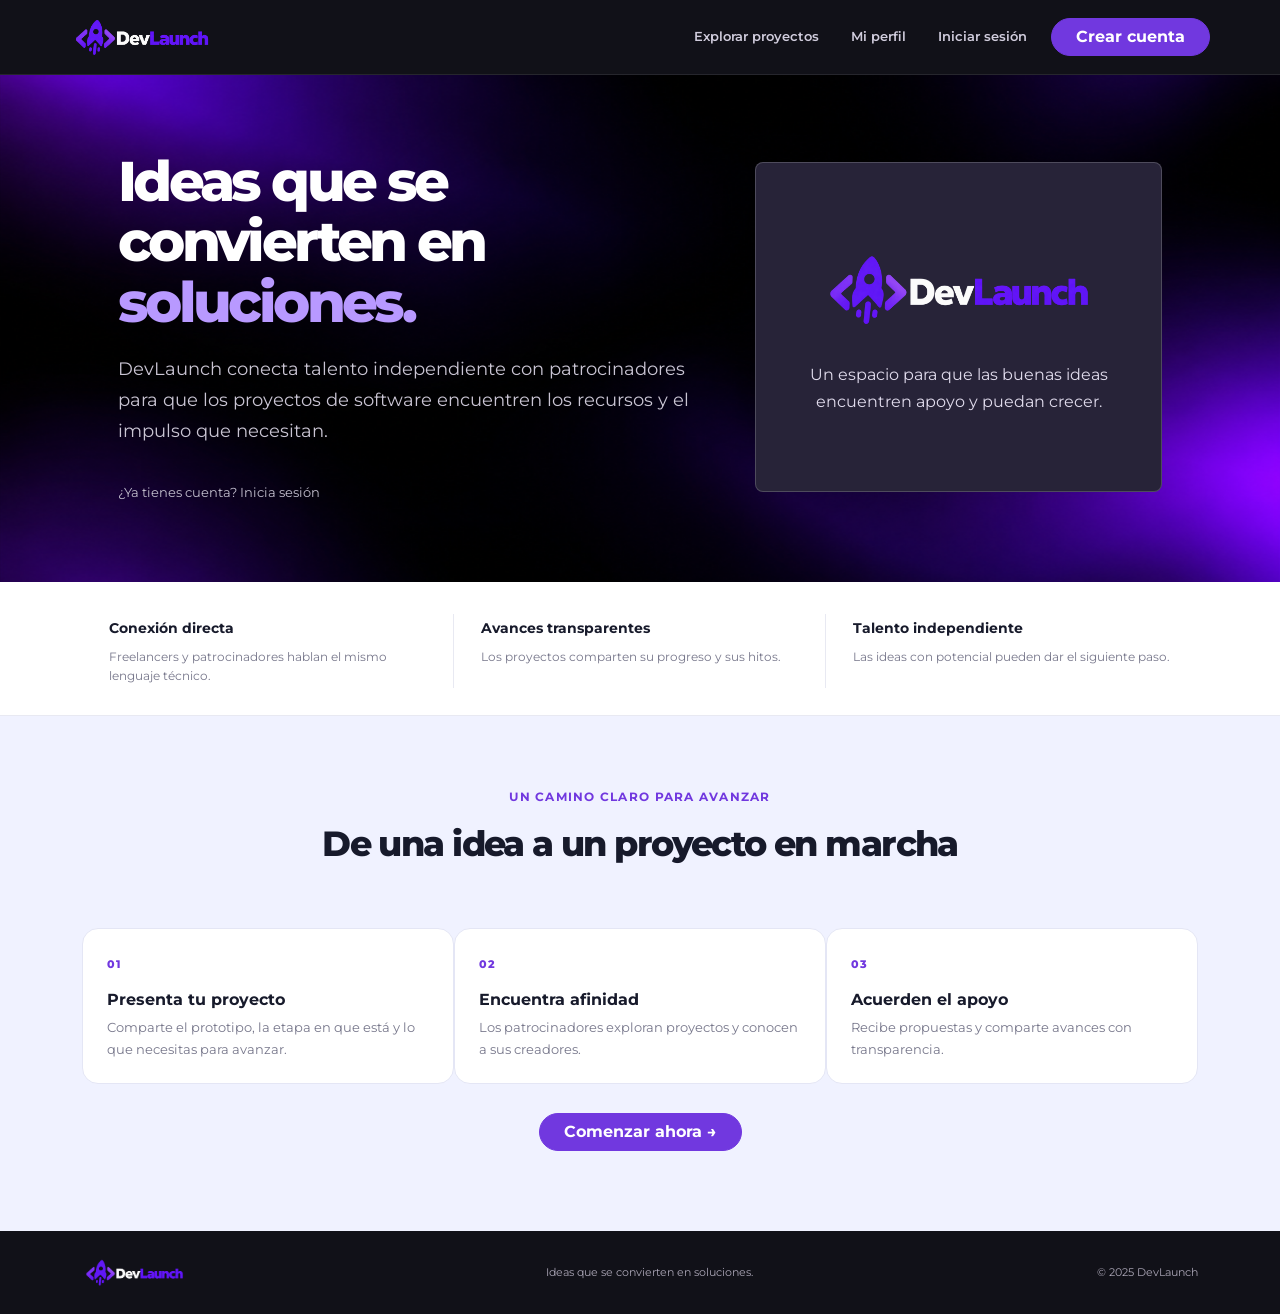
<file: index.html>
<!DOCTYPE html>
<html lang="es">
<head>
    <meta charset="UTF-8">
    <meta name="viewport" content="width=device-width, initial-scale=1.0">
    <meta name="description" content="DevLaunch conecta proyectos de software independientes con personas que quieren impulsarlos.">
    <title>DevLaunch | Ideas que se convierten en soluciones</title>
    <link rel="preconnect" href="https://fonts.googleapis.com">
    <link rel="preconnect" href="https://fonts.gstatic.com" crossorigin>
    <link href="https://fonts.googleapis.com/css2?family=Montserrat:wght@400;500;600;700;800&display=swap" rel="stylesheet">
    <link href="https://cdn.jsdelivr.net/npm/bootstrap@5.3.8/dist/css/bootstrap.min.css" rel="stylesheet">
    <link rel="stylesheet" href="css/comun.css">
    <link rel="stylesheet" href="css/index.css">
</head>
<body class="pagina-inicio">
    <header class="encabezado-sitio">
        <nav class="navbar navbar-expand-lg container" aria-label="Navegación principal">
            <a class="navbar-brand" href="index.html"><img src="img/Logo.png" alt="DevLaunch, inicio"></a>
            <ul class="navbar-nav ms-auto align-items-lg-center gap-lg-3">
                <li class="nav-item"><a class="nav-link" href="explorar.html">Explorar proyectos</a></li>
                <li class="nav-item"><a class="nav-link" href="mi-perfil.html">Mi perfil</a></li>
                <li class="nav-item"><a class="nav-link" href="login.html">Iniciar sesión</a></li>
                <li class="nav-item"><a class="btn btn-primary rounded-pill px-4" href="registro.html">Crear cuenta</a></li>
            </ul>
        </nav>
    </header>

    <main>
        <section class="portada-bienvenida">
            <section class="container rejilla-bienvenida row align-items-center g-5">
                <article class="col-lg-7 texto-bienvenida">
                    <h1>Ideas que se convierten en <span>soluciones.</span></h1>
                    <p class="resumen-bienvenida">DevLaunch conecta talento independiente con patrocinadores para que los proyectos de software encuentren los recursos y el impulso que necesitan.</p>
                    <a class="enlace-inicio-sesion" href="login.html">¿Ya tienes cuenta? Inicia sesión</a>
                </article>
                <article class="col-lg-5">
                    <section class="tarjeta-lanzamiento tarjeta-lanzamiento-simple" aria-label="DevLaunch">
                        <img src="img/Logo.png" alt="DevLaunch">
                        <p>Un espacio para que las buenas ideas encuentren apoyo y puedan crecer.</p>
                    </section>
                </article>
            </section>
        </section>

        <section class="valores-plataforma" aria-label="Beneficios de DevLaunch">
            <section class="container row g-4">
                <article class="col-md-4 elemento-valor"><strong>Conexión directa</strong><p>Freelancers y patrocinadores hablan el mismo lenguaje técnico.</p></article>
                <article class="col-md-4 elemento-valor"><strong>Avances transparentes</strong><p>Los proyectos comparten su progreso y sus hitos.</p></article>
                <article class="col-md-4 elemento-valor"><strong>Talento independiente</strong><p>Las ideas con potencial pueden dar el siguiente paso.</p></article>
            </section>
        </section>

        <section class="seccion-funcionamiento" id="como-funciona">
            <section class="container">
                <p class="sobretitulo sobretitulo-morado">Un camino claro para avanzar</p>
                <h2>De una idea a un proyecto en marcha</h2>
                <section class="row g-4 pasos-funcionamiento">
                    <article class="col-md-4 paso-funcionamiento"><span>01</span><h3>Presenta tu proyecto</h3><p>Comparte el prototipo, la etapa en que está y lo que necesitas para avanzar.</p></article>
                    <article class="col-md-4 paso-funcionamiento"><span>02</span><h3>Encuentra afinidad</h3><p>Los patrocinadores exploran proyectos y conocen a sus creadores.</p></article>
                    <article class="col-md-4 paso-funcionamiento"><span>03</span><h3>Acuerden el apoyo</h3><p>Recibe propuestas y comparte avances con transparencia.</p></article>
                </section>
                <a class="btn btn-primary rounded-pill px-4" href="registro.html">Comenzar ahora <span aria-hidden="true">→</span></a>
            </section>
        </section>
    </main>

    <footer class="pie-sitio"><section class="container"><a href="index.html"><img src="img/Logo.png" alt="DevLaunch"></a><p>Ideas que se convierten en soluciones.</p><small>© 2025 DevLaunch</small></section></footer>
</body>
</html>
</file>
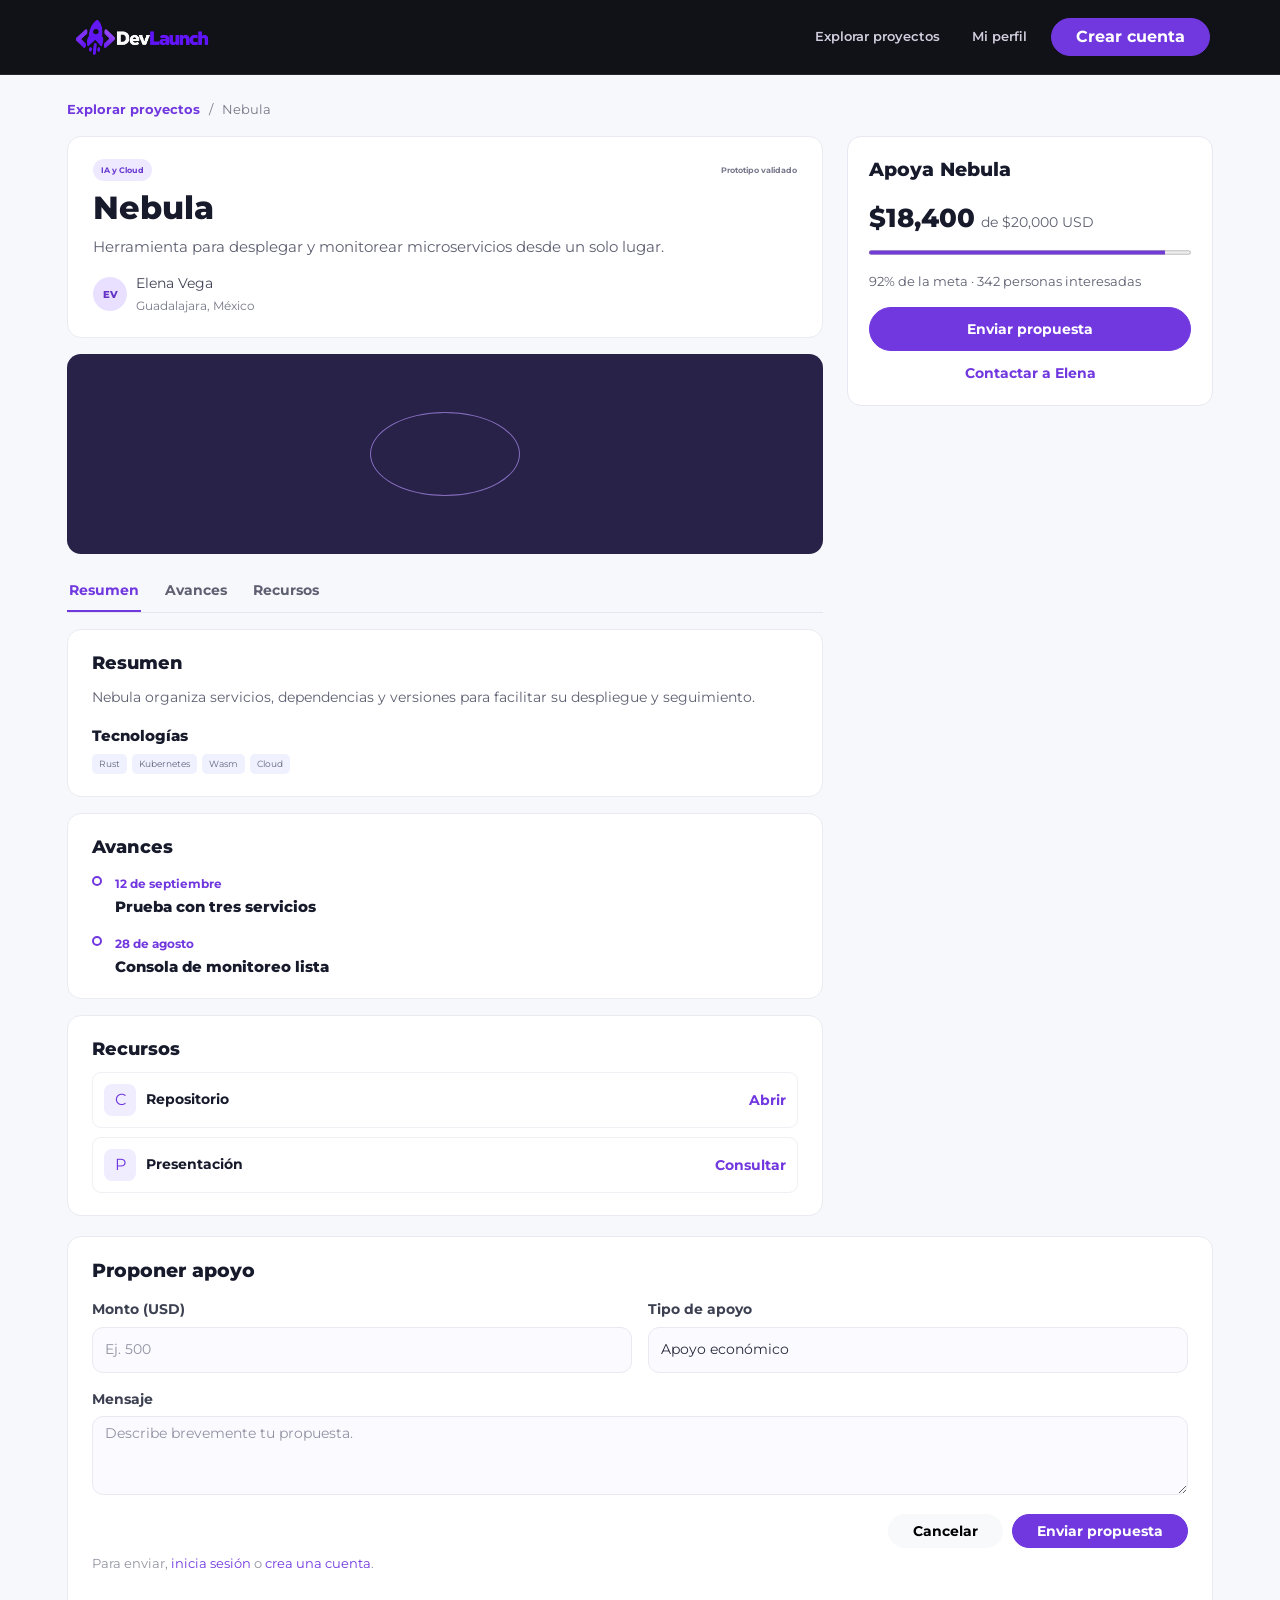
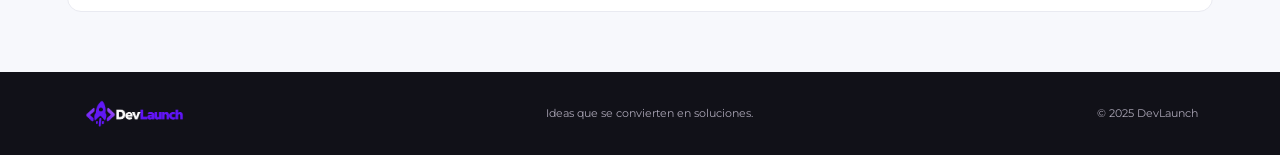
<file: detalle-proyecto.html>
<!DOCTYPE html>
<html lang="es">
<head>
    <meta charset="UTF-8"><meta name="viewport" content="width=device-width, initial-scale=1.0">
    <title>Detalle del proyecto | DevLaunch</title>
    <link rel="preconnect" href="https://fonts.googleapis.com"><link rel="preconnect" href="https://fonts.gstatic.com" crossorigin><link href="https://fonts.googleapis.com/css2?family=Montserrat:wght@400;500;600;700;800&display=swap" rel="stylesheet">
    <link href="https://cdn.jsdelivr.net/npm/bootstrap@5.3.8/dist/css/bootstrap.min.css" rel="stylesheet"><link rel="stylesheet" href="css/comun.css">
    <link rel="stylesheet" href="css/detalle-proyecto.css">
</head>
<body class="pagina-explorar">
    <header class="encabezado-sitio"><nav class="navbar navbar-expand-lg container" aria-label="Navegación principal"><a class="navbar-brand" href="index.html"><img src="img/Logo.png" alt="DevLaunch, inicio"></a><ul class="navbar-nav ms-auto align-items-lg-center gap-lg-3"><li class="nav-item"><a class="nav-link" href="explorar.html">Explorar proyectos</a></li><li class="nav-item"><a class="nav-link" href="mi-perfil.html">Mi perfil</a></li><li class="nav-item"><a class="btn btn-primary rounded-pill px-4" href="registro.html">Crear cuenta</a></li></ul></nav></header>
    <main class="container principal-detalle">
        <nav class="ruta-navegacion" aria-label="Ruta de navegación">
            <a href="explorar.html">Explorar proyectos</a>
            <span aria-hidden="true">/</span>
            <span>Nebula</span>
        </nav>

        <section class="distribucion-detalle row g-4">
            <article class="col-lg-8">
                <header class="encabezado-detalle">
                    <p class="datos-proyecto"><span>IA y Cloud</span><span>Prototipo validado</span></p>
                    <h1>Nebula</h1>
                    <p>Herramienta para desplegar y monitorear microservicios desde un solo lugar.</p>
                    <section class="datos-creador">
                        <span class="avatar">EV</span>
                        <span>Elena Vega <small>Guadalajara, México</small></span>
                    </section>
                </header>

                <section class="ilustracion-detalle ilustracion-nebula" aria-label="Imagen del proyecto Nebula">
                    <span class="orbita-ilustracion" aria-hidden="true"></span>
                </section>

                <nav class="pestanas-detalle" aria-label="Secciones del proyecto">
                    <a class="activo" href="#descripcion">Resumen</a>
                    <a href="#avances">Avances</a>
                    <a href="#documentos">Recursos</a>
                </nav>

                <section class="seccion-detalle" id="descripcion">
                    <h2>Resumen</h2>
                    <p>Nebula organiza servicios, dependencias y versiones para facilitar su despliegue y seguimiento.</p>
                    <h3>Tecnologías</h3>
                    <ul class="lista-etiquetas">
                        <li>Rust</li><li>Kubernetes</li><li>Wasm</li><li>Cloud</li>
                    </ul>
                </section>

                <section class="seccion-detalle" id="avances">
                    <h2>Avances</h2>
                    <article class="hito-proyecto">
                        <span aria-hidden="true"></span>
                        <section><small>12 de septiembre</small><h3>Prueba con tres servicios</h3></section>
                    </article>
                    <article class="hito-proyecto">
                        <span aria-hidden="true"></span>
                        <section><small>28 de agosto</small><h3>Consola de monitoreo lista</h3></section>
                    </article>
                </section>

                <section class="seccion-detalle" id="documentos">
                    <h2>Recursos</h2>
                    <ul class="lista-recursos">
                        <li><span aria-hidden="true">C</span><strong>Repositorio</strong><a href="#repositorio">Abrir</a></li>
                        <li><span aria-hidden="true">P</span><strong>Presentación</strong><a href="#presentacion">Consultar</a></li>
                    </ul>
                </section>
            </article>

            <aside class="col-lg-4">
                <section class="tarjeta-patrocinio">
                    <h2>Apoya Nebula</h2>
                    <section class="resumen-meta">
                        <strong>$18,400</strong>
                        <span>de $20,000 USD</span>
                    </section>
                    <progress class="progreso-meta" value="92" max="100">92%</progress>
                    <p class="nota-meta">92% de la meta · 342 personas interesadas</p>
                    <a class="btn btn-primary w-100 rounded-pill" href="#enviar-propuesta">Enviar propuesta</a>
                    <a class="enlace-mensaje" href="mensajes.html">Contactar a Elena</a>
                </section>
            </aside>
        </section>

        <section class="tarjeta-formulario-propuesta" id="enviar-propuesta">
            <header><h2>Proponer apoyo</h2></header>
            <form action="#enviar-propuesta" method="post">
                <section class="row g-3">
                    <article class="col-md-6">
                        <label class="form-label" for="monto-propuesta">Monto (USD)</label>
                        <input class="form-control campo-acceso" id="monto-propuesta" name="monto-propuesta" type="number" min="1" placeholder="Ej. 500" required>
                    </article>
                    <article class="col-md-6">
                        <label class="form-label" for="tipo-apoyo">Tipo de apoyo</label>
                        <select class="form-select campo-acceso" id="tipo-apoyo" name="tipo-apoyo">
                            <option>Apoyo económico</option><option>Mentoría</option><option>Infraestructura</option><option>Otro</option>
                        </select>
                    </article>
                    <article class="col-12">
                        <label class="form-label" for="condiciones">Mensaje</label>
                        <textarea class="form-control campo-acceso" id="condiciones" name="condiciones" rows="3" placeholder="Describe brevemente tu propuesta."></textarea>
                    </article>
                </section>
                <footer class="acciones-formulario">
                    <a class="btn btn-light rounded-pill px-4" href="explorar.html">Cancelar</a>
                    <button class="btn btn-primary rounded-pill px-4" type="submit">Enviar propuesta</button>
                </footer>
                <p class="ayuda-formulario">Para enviar, <a href="login.html">inicia sesión</a> o <a href="registro.html">crea una cuenta</a>.</p>
            </form>
        </section>
    </main>
    <footer class="pie-sitio"><section class="container"><a href="index.html"><img src="img/Logo.png" alt="DevLaunch"></a><p>Ideas que se convierten en soluciones.</p><small>© 2025 DevLaunch</small></section></footer>
</body>
</html>
</file>
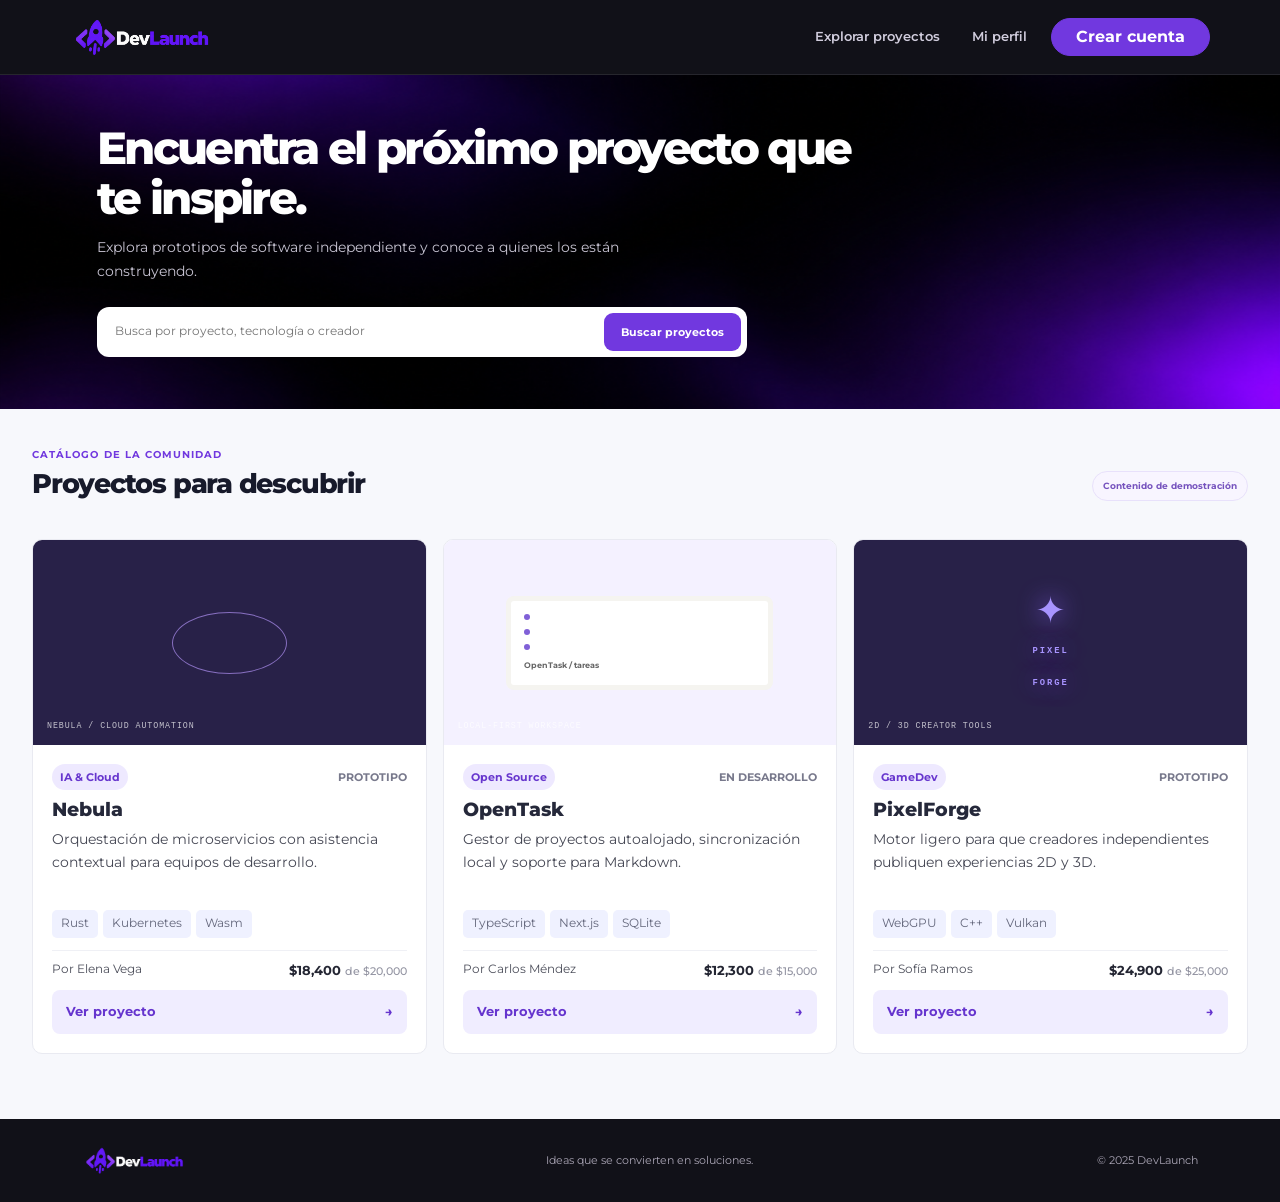
<file: explorar.html>
<!DOCTYPE html>
<html lang="es">
<head>
    <meta charset="UTF-8">
    <meta name="viewport" content="width=device-width, initial-scale=1.0">
    <title>Explorar proyectos | DevLaunch</title>
    <link rel="preconnect" href="https://fonts.googleapis.com"><link rel="preconnect" href="https://fonts.gstatic.com" crossorigin>
    <link href="https://fonts.googleapis.com/css2?family=Montserrat:wght@400;500;600;700;800&display=swap" rel="stylesheet">
    <link href="https://cdn.jsdelivr.net/npm/bootstrap@5.3.8/dist/css/bootstrap.min.css" rel="stylesheet"><link rel="stylesheet" href="css/comun.css">
    <link rel="stylesheet" href="css/explorar.css">
</head>
<body class="pagina-explorar">
    <header class="encabezado-sitio"><nav class="navbar navbar-expand-lg container" aria-label="Navegación principal"><a class="navbar-brand" href="index.html"><img src="img/Logo.png" alt="DevLaunch, inicio"></a><ul class="navbar-nav ms-auto align-items-lg-center gap-lg-3"><li class="nav-item"><a class="nav-link activo" href="explorar.html">Explorar proyectos</a></li><li class="nav-item"><a class="nav-link" href="mi-perfil.html">Mi perfil</a></li><li class="nav-item"><a class="btn btn-primary rounded-pill px-4" href="registro.html">Crear cuenta</a></li></ul></nav></header>
    <main>
        <section class="portada-explorar"><section class="container"><h1>Encuentra el próximo proyecto que te inspire.</h1><p>Explora prototipos de software independiente y conoce a quienes los están construyendo.</p><form class="busqueda-explorar" action="#catalogo" method="get"><label class="visually-hidden" for="buscar-proyecto">Buscar proyectos</label><input id="buscar-proyecto" name="buscar" type="search" placeholder="Busca por proyecto, tecnología o creador"><button type="submit">Buscar proyectos</button></form></section></section>
        <section class="container contenido-explorar" id="catalogo">
            <header class="encabezado-explorar"><section><p class="sobretitulo sobretitulo-morado">Catálogo de la comunidad</p><h2>Proyectos para descubrir</h2></section><span class="etiqueta-demostracion">Contenido de demostración</span></header>
            <section class="catalogo-proyectos row g-3">
                    <article class="col-md-6 col-xl-4"><section class="tarjeta-proyecto"><a class="ilustracion-proyecto ilustracion-nebula" href="detalle-proyecto.html" aria-label="Ver detalle de Nebula"><span class="orbita-ilustracion"></span><span class="leyenda-ilustracion">NEBULA / CLOUD AUTOMATION</span></a><section class="contenido-proyecto"><p class="datos-proyecto"><span>IA &amp; Cloud</span><span>PROTOTIPO</span></p><h3><a href="detalle-proyecto.html">Nebula</a></h3><p>Orquestación de microservicios con asistencia contextual para equipos de desarrollo.</p><ul class="lista-etiquetas"><li>Rust</li><li>Kubernetes</li><li>Wasm</li></ul><footer class="pie-proyecto"><span>Por Elena Vega</span><strong>$18,400 <small>de $20,000</small></strong></footer><a class="enlace-proyecto" href="detalle-proyecto.html">Ver proyecto <span aria-hidden="true">→</span></a></section></section></article>
                    <article class="col-md-6 col-xl-4"><section class="tarjeta-proyecto"><a class="ilustracion-proyecto ilustracion-opentask" href="detalle-proyecto.html" aria-label="Ver detalle de OpenTask"><span class="ventana-ilustracion"><i></i><i></i><i></i><b>OpenTask / tareas</b></span><span class="leyenda-ilustracion">LOCAL-FIRST WORKSPACE</span></a><section class="contenido-proyecto"><p class="datos-proyecto"><span>Open Source</span><span>EN DESARROLLO</span></p><h3><a href="detalle-proyecto.html">OpenTask</a></h3><p>Gestor de proyectos autoalojado, sincronización local y soporte para Markdown.</p><ul class="lista-etiquetas"><li>TypeScript</li><li>Next.js</li><li>SQLite</li></ul><footer class="pie-proyecto"><span>Por Carlos Méndez</span><strong>$12,300 <small>de $15,000</small></strong></footer><a class="enlace-proyecto" href="detalle-proyecto.html">Ver proyecto <span aria-hidden="true">→</span></a></section></section></article>
                    <article class="col-md-6 col-xl-4"><section class="tarjeta-proyecto"><a class="ilustracion-proyecto ilustracion-pixel" href="detalle-proyecto.html" aria-label="Ver detalle de PixelForge"><span class="marco-pixel">✦<br><small>PIXEL<br>FORGE</small></span><span class="leyenda-ilustracion">2D / 3D CREATOR TOOLS</span></a><section class="contenido-proyecto"><p class="datos-proyecto"><span>GameDev</span><span>PROTOTIPO</span></p><h3><a href="detalle-proyecto.html">PixelForge</a></h3><p>Motor ligero para que creadores independientes publiquen experiencias 2D y 3D.</p><ul class="lista-etiquetas"><li>WebGPU</li><li>C++</li><li>Vulkan</li></ul><footer class="pie-proyecto"><span>Por Sofía Ramos</span><strong>$24,900 <small>de $25,000</small></strong></footer><a class="enlace-proyecto" href="detalle-proyecto.html">Ver proyecto <span aria-hidden="true">→</span></a></section></section></article>
            </section>
        </section>
    </main>
    <footer class="pie-sitio"><section class="container"><a href="index.html"><img src="img/Logo.png" alt="DevLaunch"></a><p>Ideas que se convierten en soluciones.</p><small>© 2025 DevLaunch</small></section></footer>
</body>
</html>
</file>
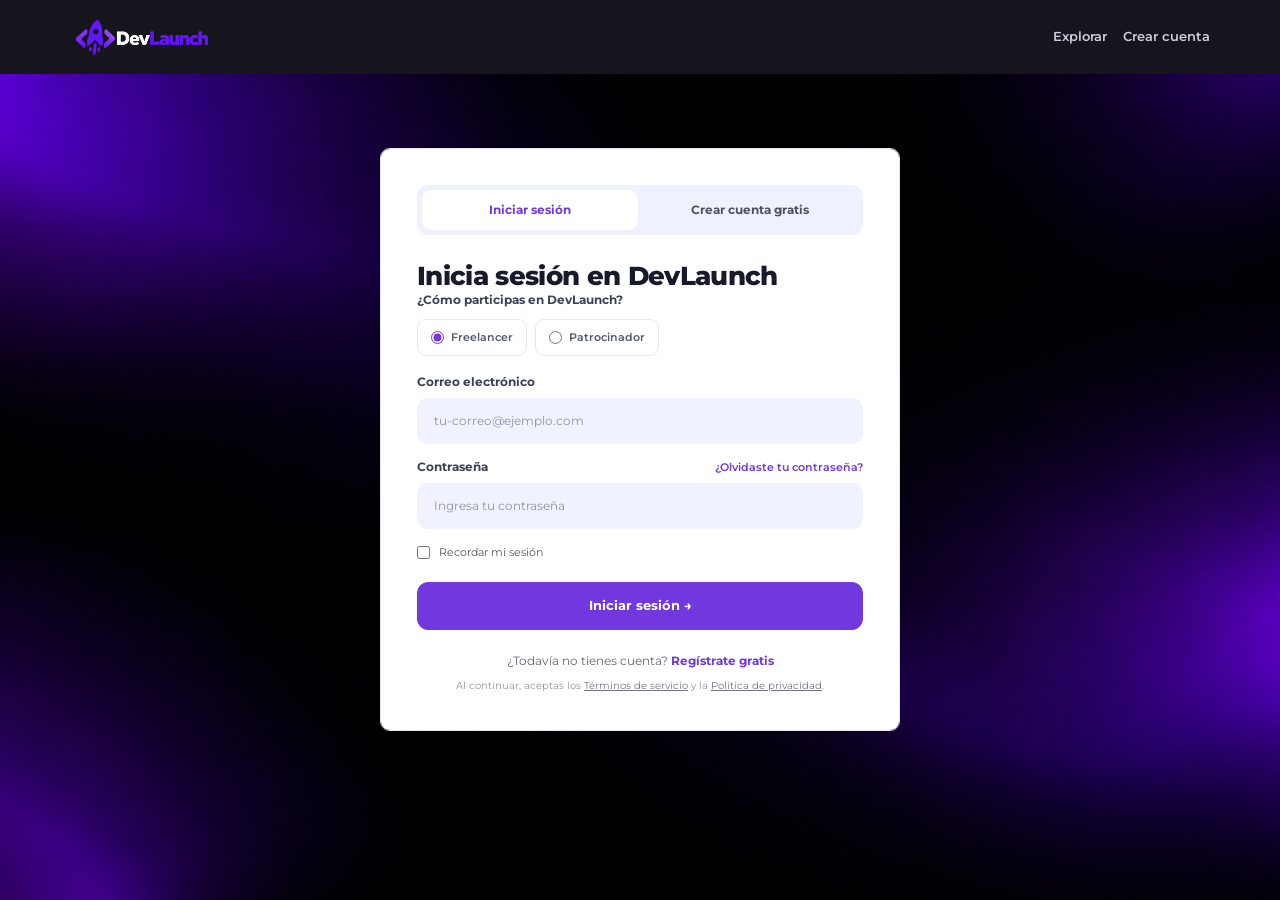
<file: login.html>
<!DOCTYPE html>
<html lang="es">
<head>
    <meta charset="UTF-8">
    <meta name="viewport" content="width=device-width, initial-scale=1.0">
    <title>Iniciar sesión | DevLaunch</title>
    <link rel="preconnect" href="https://fonts.googleapis.com">
    <link rel="preconnect" href="https://fonts.gstatic.com" crossorigin>
    <link href="https://fonts.googleapis.com/css2?family=Montserrat:wght@400;500;600;700;800&display=swap" rel="stylesheet">
    <link href="https://cdn.jsdelivr.net/npm/bootstrap@5.3.8/dist/css/bootstrap.min.css" rel="stylesheet">
    <link rel="stylesheet" href="css/comun.css">
    <link rel="stylesheet" href="css/login.css">
</head>
<body class="pagina-acceso">
    <header class="encabezado-acceso">
        <nav class="container navbar" aria-label="Navegación principal">
            <a class="navbar-brand" href="index.html"><img src="img/Logo.png" alt="DevLaunch, inicio"></a>
            <ul class="navbar-nav flex-row align-items-center gap-3"><li class="nav-item"><a class="nav-link" href="explorar.html">Explorar</a></li><li class="nav-item d-none d-sm-block"><a class="nav-link" href="registro.html">Crear cuenta</a></li></ul>
        </nav>
    </header>
    <main class="principal-acceso container">
        <section class="contenedor-acceso contenedor-inicio-sesion row g-0">
            <section class="panel-formulario-acceso col-12">
                <section class="contenedor-formulario-acceso">
                    <nav class="pestanas-acceso" aria-label="Acceso a cuenta"><a class="activo" href="login.html" aria-current="page">Iniciar sesión</a><a href="registro.html">Crear cuenta gratis</a></nav>
                    <h2>Inicia sesión en DevLaunch</h2>
                    <form action="#" method="post">
                        <fieldset class="selector-rol-acceso"><legend>¿Cómo participas en DevLaunch?</legend><label><input type="radio" name="rol" value="freelancer" checked> Freelancer</label><label><input type="radio" name="rol" value="patrocinador"> Patrocinador</label></fieldset>
                        <label class="form-label" for="correo">Correo electrónico</label>
                        <input class="form-control form-control-lg campo-acceso" type="email" id="correo" name="correo" placeholder="tu-correo@ejemplo.com" autocomplete="email" required>
                        <section class="etiqueta-contrasena"><label class="form-label" for="contrasena">Contraseña</label><a href="recuperar.html">¿Olvidaste tu contraseña?</a></section>
                        <input class="form-control form-control-lg campo-acceso" type="password" id="contrasena" name="contrasena" placeholder="Ingresa tu contraseña" autocomplete="current-password" required>
                        <label class="opcion-recordar"><input type="checkbox" name="recordar"> <span>Recordar mi sesión</span></label>
                        <button class="btn btn-primary btn-lg w-100 boton-enviar-acceso" type="submit">Iniciar sesión <span aria-hidden="true">→</span></button>
                    </form>
                    <p class="enlace-alternar-acceso">¿Todavía no tienes cuenta? <a href="registro.html">Regístrate gratis</a></p>
                    <p class="aviso-legal-acceso">Al continuar, aceptas los <a href="#terminos">Términos de servicio</a> y la <a href="#privacidad">Política de privacidad</a>.</p>
                </section>
            </section>
        </section>
    </main>
</body>
</html>
</file>
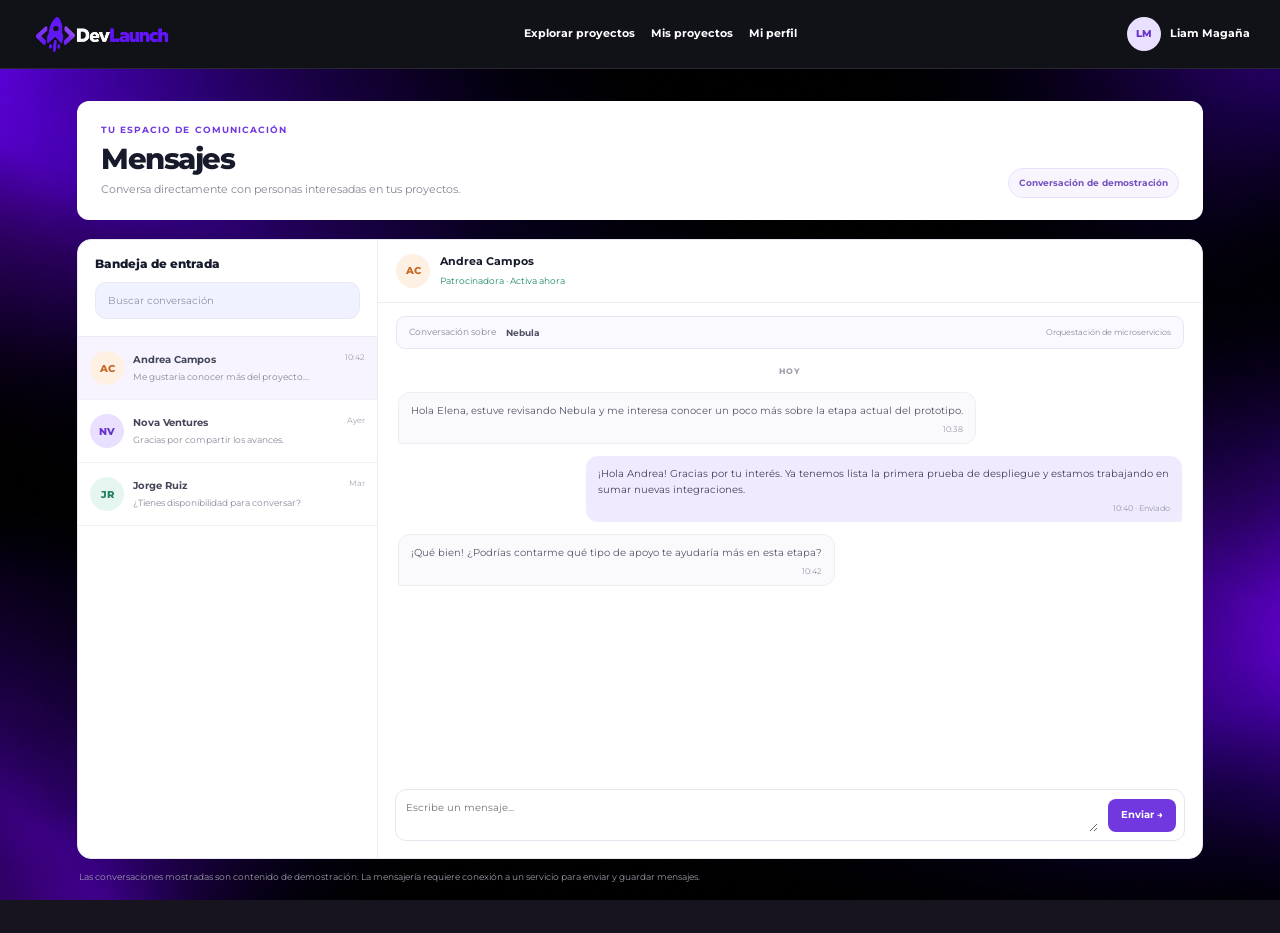
<file: mensajes.html>
<!DOCTYPE html>
<html lang="es">
<head>
    <meta charset="UTF-8"><meta name="viewport" content="width=device-width, initial-scale=1.0">
    <title>Mensajes | DevLaunch</title>
    <link rel="preconnect" href="https://fonts.googleapis.com"><link rel="preconnect" href="https://fonts.gstatic.com" crossorigin><link href="https://fonts.googleapis.com/css2?family=Montserrat:wght@400;500;600;700;800&display=swap" rel="stylesheet">
    <link href="https://cdn.jsdelivr.net/npm/bootstrap@5.3.8/dist/css/bootstrap.min.css" rel="stylesheet"><link rel="stylesheet" href="css/comun.css">
    <link rel="stylesheet" href="css/mensajes.css">
</head>
<body class="pagina-panel pagina-mensajes">
    <header class="encabezado-panel"><nav class="container-fluid barra-navegacion-panel" aria-label="Navegación principal"><a class="navbar-brand" href="index.html"><img src="img/Logo.png" alt="DevLaunch, inicio"></a><ul class="navbar-nav flex-row gap-3"><li class="nav-item"><a class="nav-link" href="explorar.html">Explorar proyectos</a></li><li class="nav-item"><a class="nav-link" href="proyectos.html">Mis proyectos</a></li><li class="nav-item"><a class="nav-link" href="mi-perfil.html">Mi perfil</a></li></ul><a class="usuario-panel" href="mi-perfil.html"><span class="avatar">LM</span><span>Liam Magaña</span></a></nav></header>
    <main class="container principal-mensajes">
        <header class="titulo-mensajes"><section><p class="sobretitulo sobretitulo-morado">Tu espacio de comunicación</p><h1>Mensajes</h1><p>Conversa directamente con personas interesadas en tus proyectos.</p></section><span class="etiqueta-demostracion">Conversación de demostración</span></header>
        <section class="contenedor-mensajes">
            <aside class="panel-bandeja"><header><h2>Bandeja de entrada</h2><label class="visually-hidden" for="buscar-contacto">Buscar conversación</label><input class="form-control campo-acceso" id="buscar-contacto" type="search" placeholder="Buscar conversación"></header>
                <nav class="lista-bandeja" aria-label="Conversaciones"><a class="contacto-bandeja activo" href="#conversacion"><span class="avatar avatar-naranja">AC</span><span><strong>Andrea Campos</strong><small>Me gustaría conocer más del proyecto...</small></span><time>10:42</time></a><a class="contacto-bandeja" href="#conversacion"><span class="avatar">NV</span><span><strong>Nova Ventures</strong><small>Gracias por compartir los avances.</small></span><time>Ayer</time></a><a class="contacto-bandeja" href="#conversacion"><span class="avatar avatar-verde">JR</span><span><strong>Jorge Ruiz</strong><small>¿Tienes disponibilidad para conversar?</small></span><time>Mar</time></a></nav>
            </aside>
            <section class="panel-conversacion" id="conversacion"><header class="encabezado-conversacion"><span class="avatar avatar-naranja">AC</span><section><strong>Andrea Campos</strong><small>Patrocinadora · Activa ahora</small></section></header>
                <section class="contexto-conversacion"><span>Conversación sobre</span><a href="detalle-proyecto.html"><strong>Nebula</strong><small>Orquestación de microservicios</small></a></section>
                <section class="historial-mensajes" aria-label="Historial de mensajes"><p class="fecha-mensajes">HOY</p><article class="mensaje-chat recibido"><p>Hola Elena, estuve revisando Nebula y me interesa conocer un poco más sobre la etapa actual del prototipo.</p><time>10:38</time></article><article class="mensaje-chat enviado"><p>¡Hola Andrea! Gracias por tu interés. Ya tenemos lista la primera prueba de despliegue y estamos trabajando en sumar nuevas integraciones.</p><time>10:40 · Enviado</time></article><article class="mensaje-chat recibido"><p>¡Qué bien! ¿Podrías contarme qué tipo de apoyo te ayudaría más en esta etapa?</p><time>10:42</time></article></section>
                <form class="formulario-mensaje" action="#conversacion" method="post"><label class="visually-hidden" for="mensaje">Escribe un mensaje</label><textarea id="mensaje" name="mensaje" rows="2" placeholder="Escribe un mensaje..."></textarea><button type="submit" aria-label="Enviar mensaje">Enviar <span aria-hidden="true">→</span></button></form>
            </section>
        </section>
        <p class="aviso-mensajes">Las conversaciones mostradas son contenido de demostración. La mensajería requiere conexión a un servicio para enviar y guardar mensajes.</p>
    </main>
</body>
</html>
</file>
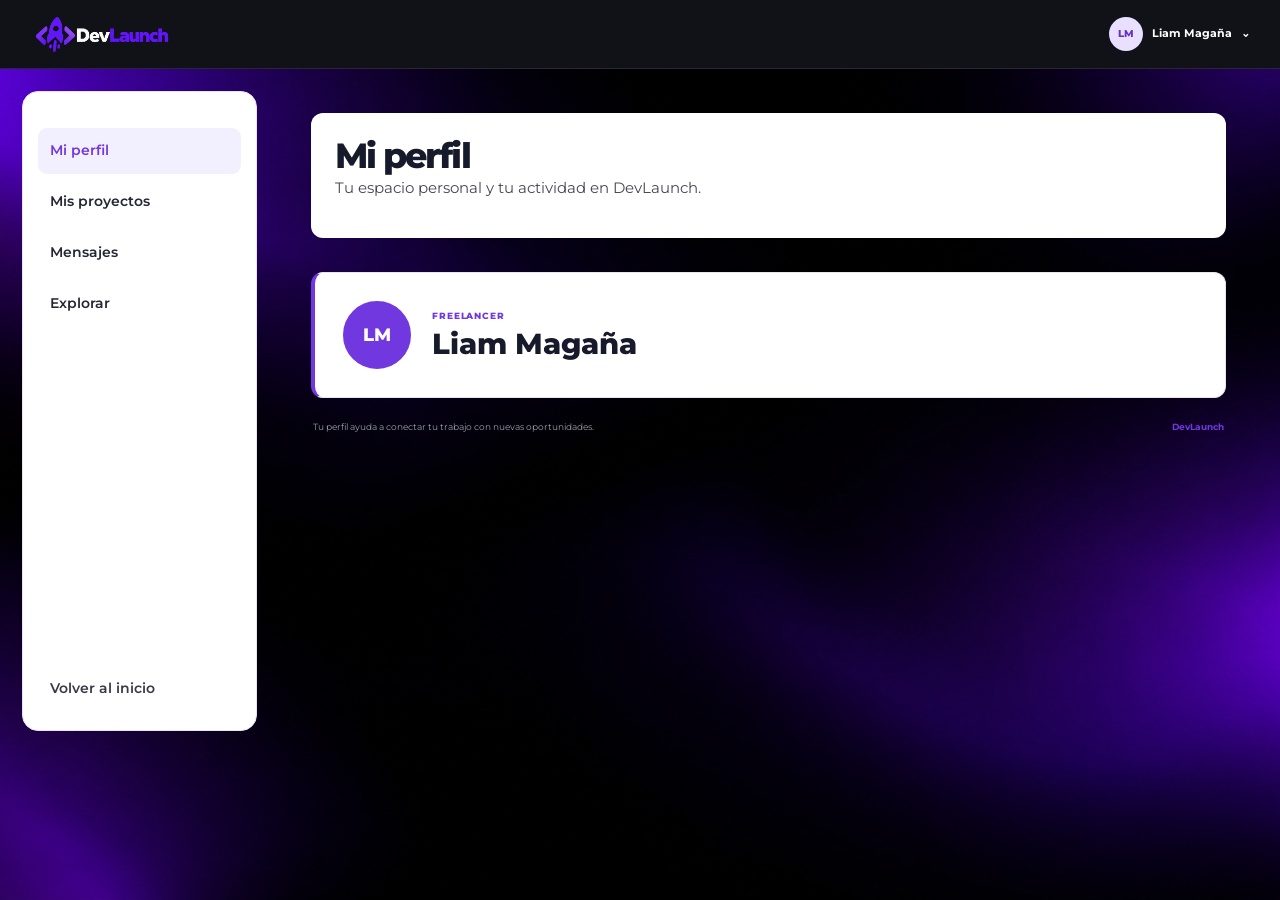
<file: mi-perfil.html>
<!DOCTYPE html>
<html lang="es">
<head>
    <meta charset="UTF-8"><meta name="viewport" content="width=device-width, initial-scale=1.0">
    <title>Mi perfil | DevLaunch</title>
    <link rel="preconnect" href="https://fonts.googleapis.com"><link rel="preconnect" href="https://fonts.gstatic.com" crossorigin><link href="https://fonts.googleapis.com/css2?family=Montserrat:wght@400;500;600;700;800&display=swap" rel="stylesheet">
    <link href="https://cdn.jsdelivr.net/npm/bootstrap@5.3.8/dist/css/bootstrap.min.css" rel="stylesheet"><link rel="stylesheet" href="css/comun.css">
    <link rel="stylesheet" href="css/mi-perfil.css">
</head>
<body class="pagina-panel pagina-cuenta">
    <header class="encabezado-panel"><nav class="container-fluid barra-navegacion-panel" aria-label="Navegación principal"><a class="navbar-brand" href="index.html"><img src="img/Logo.png" alt="DevLaunch, inicio"></a><a class="usuario-panel" href="mi-perfil.html" aria-current="page"><span class="avatar">LM</span><span>Liam Magaña</span><span aria-hidden="true">⌄</span></a></nav></header>
    <main class="distribucion-panel">
        <aside class="barra-lateral-panel barra-lateral-cuenta"><nav aria-label="Menú de mi cuenta"><a class="enlace-lateral activo" href="mi-perfil.html" aria-current="page">Mi perfil</a><a class="enlace-lateral" href="proyectos.html">Mis proyectos</a><a class="enlace-lateral" href="mensajes.html">Mensajes</a><a class="enlace-lateral" href="explorar.html">Explorar</a></nav><a class="enlace-lateral enlace-salida-lateral" href="index.html">Volver al inicio</a></aside>
        <section class="contenido-panel contenido-cuenta">
            <header class="bienvenida-panel"><section><h1>Mi perfil</h1><p>Tu espacio personal y tu actividad en DevLaunch.</p></section></header>
            <section class="tarjeta-perfil-cuenta"><span class="avatar-perfil">LM</span><section><p class="rol-perfil">FREELANCER</p><h2>Liam Magaña</h2></section></section>
            <footer class="pie-panel"><p>Tu perfil ayuda a conectar tu trabajo con nuevas oportunidades.</p><a href="index.html">DevLaunch</a></footer>
        </section>
    </main>
</body>
</html>
</file>
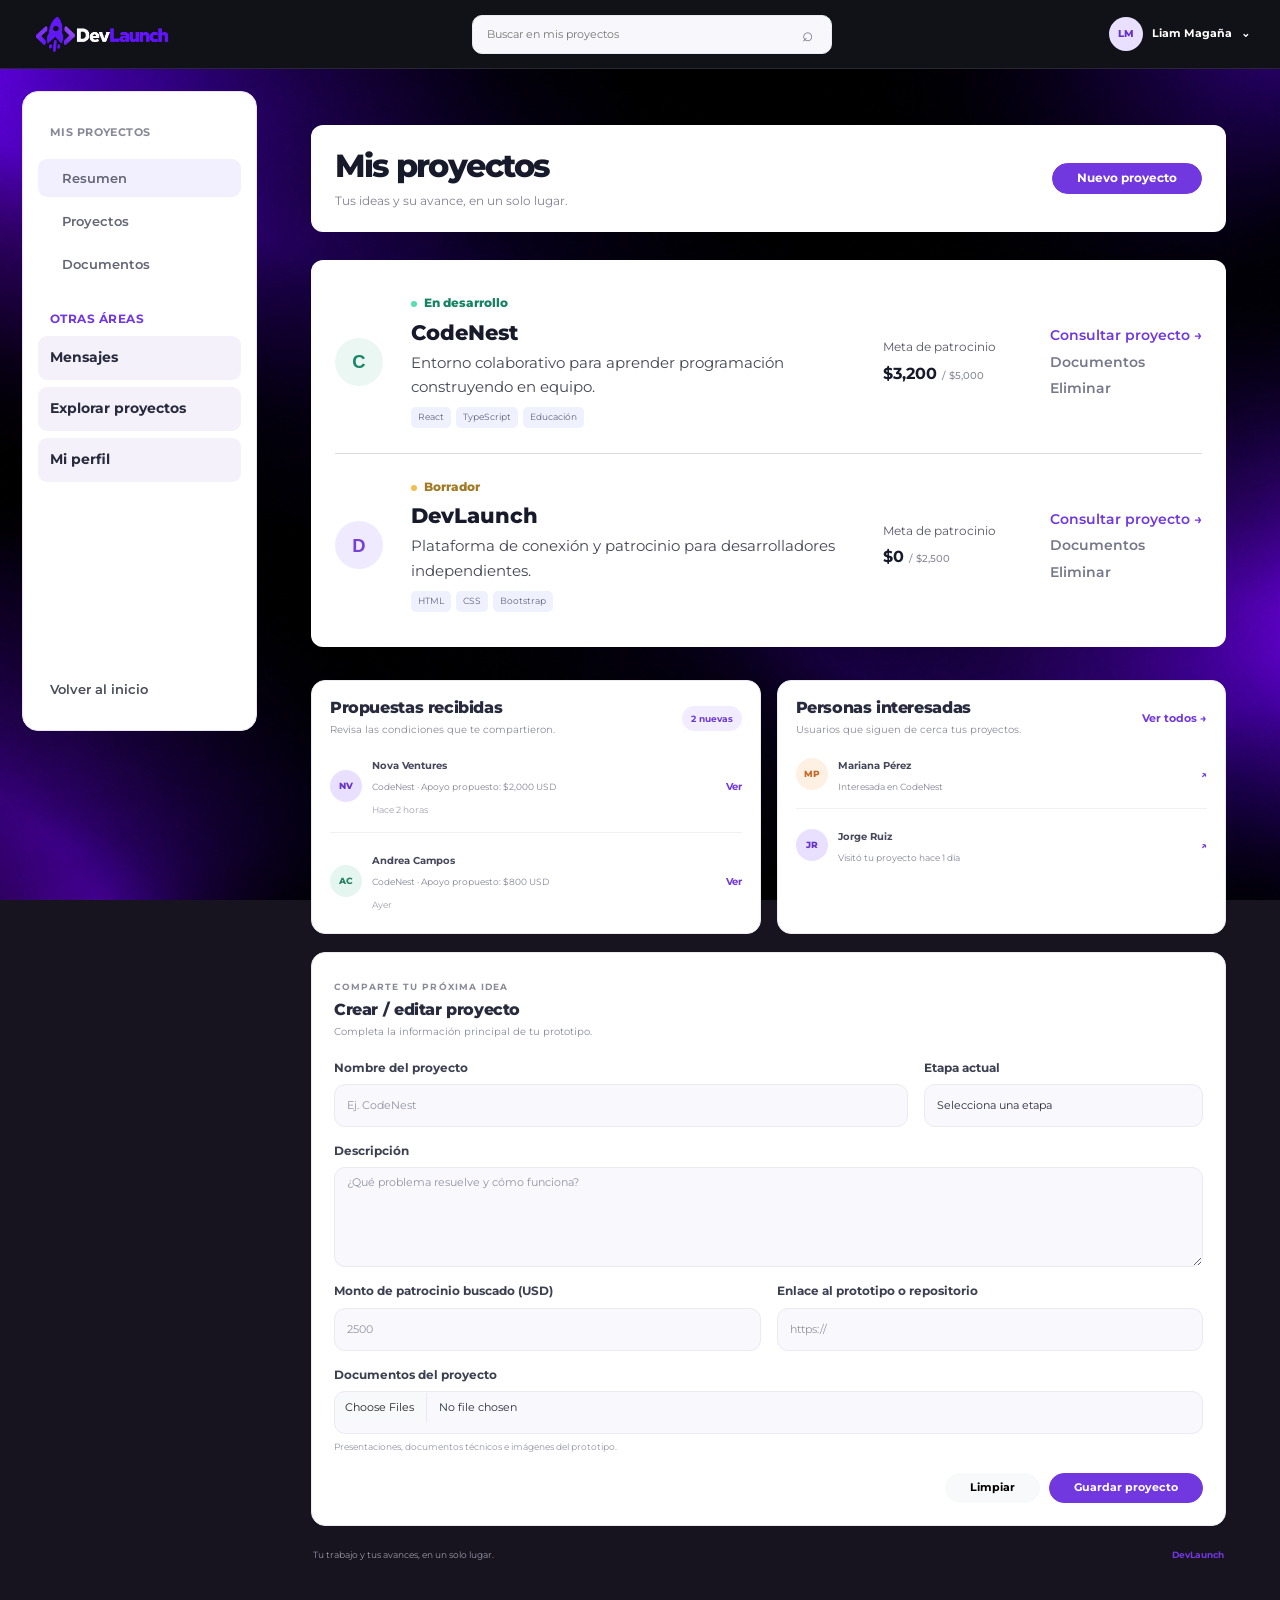
<file: proyectos.html>
<!DOCTYPE html>
<html lang="es">
<head>
    <meta charset="UTF-8">
    <meta name="viewport" content="width=device-width, initial-scale=1.0">
    <title>Mis proyectos | DevLaunch</title>
    <link rel="preconnect" href="https://fonts.googleapis.com">
    <link rel="preconnect" href="https://fonts.gstatic.com" crossorigin>
    <link href="https://fonts.googleapis.com/css2?family=Montserrat:wght@400;500;600;700;800&display=swap" rel="stylesheet">
    <link href="https://cdn.jsdelivr.net/npm/bootstrap@5.3.8/dist/css/bootstrap.min.css" rel="stylesheet">
    <link rel="stylesheet" href="css/comun.css">
    <link rel="stylesheet" href="css/proyectos.css">
</head>
<body class="pagina-panel pagina-proyectos">
    <header class="encabezado-panel">
        <nav class="container-fluid barra-navegacion-panel" aria-label="Navegación principal">
            <a class="navbar-brand" href="index.html"><img src="img/Logo.png" alt="DevLaunch, inicio"></a>
            <form class="busqueda-panel" action="#proyectos" method="get"><label class="visually-hidden" for="buscar">Buscar en mis proyectos</label><input id="buscar" type="search" placeholder="Buscar en mis proyectos"><button type="submit" aria-label="Buscar">⌕</button></form>
            <a class="usuario-panel" href="mi-perfil.html"><span class="avatar">LM</span><span>Liam Magaña</span><span aria-hidden="true">⌄</span></a>
        </nav>
    </header>
    <main class="distribucion-panel">
        <aside class="barra-lateral-panel barra-lateral-proyectos">
            <p class="etiqueta-lateral">MIS PROYECTOS</p>
            <nav class="navegacion-proyectos-lateral" aria-label="Secciones de mis proyectos">
                <a class="enlace-lateral activo" href="#resumen" aria-current="page">Resumen</a>
                <a class="enlace-lateral" href="#proyectos">Proyectos</a>
                <a class="enlace-lateral" href="#documentos">Documentos</a>
            </nav>
            <p class="etiqueta-lateral etiqueta-lateral-principal">OTRAS ÁREAS</p>
            <nav class="navegacion-principal-lateral" aria-label="Otras áreas">
                <a class="enlace-lateral" href="mensajes.html">Mensajes</a>
                <a class="enlace-lateral" href="explorar.html">Explorar proyectos</a>
                <a class="enlace-lateral" href="mi-perfil.html">Mi perfil</a>
            </nav>
            <a class="enlace-lateral enlace-inicio-lateral" href="index.html">Volver al inicio</a>
        </aside>
        <section class="contenido-panel">
            <header class="bienvenida-panel bienvenida-proyectos" id="resumen"><section><h1>Mis proyectos</h1><p>Tus ideas y su avance, en un solo lugar.</p></section><a class="btn btn-primary rounded-pill px-4" href="#nuevo-proyecto">Nuevo proyecto</a></header>
            <section class="tarjeta-panel panel-proyectos" id="proyectos">
                <article class="fila-proyecto">
                    <section class="simbolo-proyecto" aria-hidden="true">C</section><section class="informacion-proyecto"><p class="estado-proyecto"><span></span> En desarrollo</p><h3>CodeNest</h3><p>Entorno colaborativo para aprender programación construyendo en equipo.</p><ul class="lista-etiquetas"><li>React</li><li>TypeScript</li><li>Educación</li></ul></section><section class="actividad-proyecto"><span>Meta de patrocinio</span><strong>$3,200 <small>/ $5,000</small></strong></section><nav class="acciones-proyecto" aria-label="Acciones de CodeNest"><a href="#editar-proyecto">Consultar proyecto →</a><a href="#documentos">Documentos</a><a href="#eliminar-proyecto">Eliminar</a></nav>
                </article>
                <article class="fila-proyecto">
                    <section class="simbolo-proyecto simbolo-proyecto-morado" aria-hidden="true">D</section><section class="informacion-proyecto"><p class="estado-proyecto estado-borrador"><span></span> Borrador</p><h3>DevLaunch</h3><p>Plataforma de conexión y patrocinio para desarrolladores independientes.</p><ul class="lista-etiquetas"><li>HTML</li><li>CSS</li><li>Bootstrap</li></ul></section><section class="actividad-proyecto"><span>Meta de patrocinio</span><strong>$0 <small>/ $2,500</small></strong></section><nav class="acciones-proyecto" aria-label="Acciones de DevLaunch"><a href="#editar-proyecto">Consultar proyecto →</a><a href="#documentos">Documentos</a><a href="#eliminar-proyecto">Eliminar</a></nav>
                </article>
            </section>
            <section class="seccion-inferior-panel row g-3">
                <article class="col-xl-6" id="propuestas"><section class="tarjeta-panel panel-inferior"><header class="encabezado-panel-seccion"><section><h2>Propuestas recibidas</h2><p>Revisa las condiciones que te compartieron.</p></section><span class="etiqueta-panel">2 nuevas</span></header><article class="propuesta-recibida"><span class="avatar avatar-pequeno">NV</span><section><strong>Nova Ventures</strong><p>CodeNest · Apoyo propuesto: $2,000 USD</p><small>Hace 2 horas</small></section><a href="#ver-propuesta">Ver</a></article><article class="propuesta-recibida"><span class="avatar avatar-pequeno avatar-verde">AC</span><section><strong>Andrea Campos</strong><p>CodeNest · Apoyo propuesto: $800 USD</p><small>Ayer</small></section><a href="#ver-propuesta">Ver</a></article></section></article>
                <article class="col-xl-6" id="interesados"><section class="tarjeta-panel panel-inferior"><header class="encabezado-panel-seccion"><section><h2>Personas interesadas</h2><p>Usuarios que siguen de cerca tus proyectos.</p></section><a class="enlace-texto" href="#todos-interesados">Ver todos →</a></header><article class="persona-interesada"><span class="avatar avatar-pequeno avatar-naranja">MP</span><section><strong>Mariana Pérez</strong><p>Interesada en CodeNest</p></section><a href="#perfil-mariana" aria-label="Ver perfil de Mariana">↗</a></article><article class="persona-interesada"><span class="avatar avatar-pequeno">JR</span><section><strong>Jorge Ruiz</strong><p>Visitó tu proyecto hace 1 día</p></section><a href="#perfil-jorge" aria-label="Ver perfil de Jorge">↗</a></article></section></article>
            </section>
            <section class="tarjeta-panel panel-formulario-proyecto" id="nuevo-proyecto">
                <header class="encabezado-panel-seccion"><section><p class="sobretitulo sobretitulo-morado">Comparte tu próxima idea</p><h2>Crear / editar proyecto</h2><p>Completa la información principal de tu prototipo.</p></section></header>
                <form action="#nuevo-proyecto" method="post" class="formulario-proyecto">
                    <section class="row g-3">
                        <article class="col-md-8"><label class="form-label" for="nombre-proyecto">Nombre del proyecto</label><input class="form-control campo-acceso" id="nombre-proyecto" name="nombre" type="text" placeholder="Ej. CodeNest" required></article>
                        <article class="col-md-4"><label class="form-label" for="etapa-proyecto">Etapa actual</label><select class="form-select campo-acceso" id="etapa-proyecto" name="etapa"><option>Selecciona una etapa</option><option>Idea</option><option>Prototipo</option><option>En desarrollo</option><option>Producto activo</option></select></article>
                        <article class="col-12"><label class="form-label" for="descripcion-proyecto">Descripción</label><textarea class="form-control campo-acceso" id="descripcion-proyecto" name="descripcion" rows="4" placeholder="¿Qué problema resuelve y cómo funciona?" required></textarea></article>
                        <article class="col-md-6"><label class="form-label" for="monto-proyecto">Monto de patrocinio buscado (USD)</label><input class="form-control campo-acceso" id="monto-proyecto" name="monto" type="number" min="1" placeholder="2500"></article>
                        <article class="col-md-6"><label class="form-label" for="enlace-proyecto">Enlace al prototipo o repositorio</label><input class="form-control campo-acceso" id="enlace-proyecto" name="enlace" type="url" placeholder="https://"></article>
                        <article class="col-12" id="documentos"><label class="form-label" for="archivos-proyecto">Documentos del proyecto</label><input class="form-control campo-acceso campo-archivos" id="archivos-proyecto" name="documentos" type="file" multiple accept=".pdf,.doc,.docx,.ppt,.pptx,.png,.jpg"><small class="ayuda-formulario">Presentaciones, documentos técnicos e imágenes del prototipo.</small></article>
                    </section>
                    <footer class="acciones-formulario"><button class="btn btn-light rounded-pill px-4" type="reset">Limpiar</button><button class="btn btn-primary rounded-pill px-4" type="submit">Guardar proyecto</button></footer>
                </form>
            </section>
            <footer class="pie-panel"><p>Tu trabajo y tus avances, en un solo lugar.</p><a href="index.html">DevLaunch</a></footer>
        </section>
    </main>
</body>
</html>
</file>
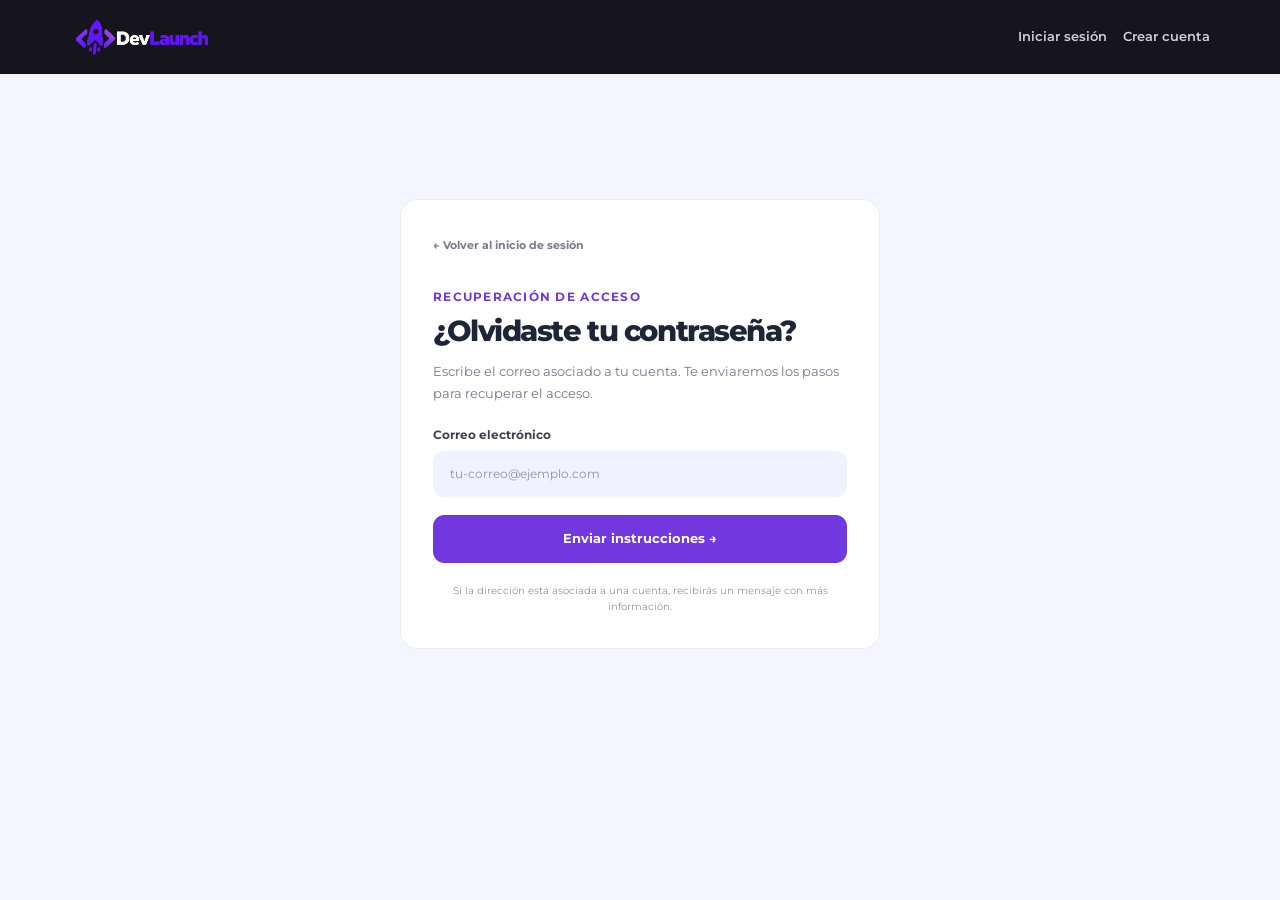
<file: recuperar.html>
<!DOCTYPE html>
<html lang="es">
<head>
    <meta charset="UTF-8">
    <meta name="viewport" content="width=device-width, initial-scale=1.0">
    <title>Recuperar contraseña | DevLaunch</title>
    <link rel="preconnect" href="https://fonts.googleapis.com">
    <link rel="preconnect" href="https://fonts.gstatic.com" crossorigin>
    <link href="https://fonts.googleapis.com/css2?family=Montserrat:wght@400;500;600;700;800&display=swap" rel="stylesheet">
    <link href="https://cdn.jsdelivr.net/npm/bootstrap@5.3.8/dist/css/bootstrap.min.css" rel="stylesheet">
    <link rel="stylesheet" href="css/comun.css">
    <link rel="stylesheet" href="css/recuperar.css">
</head>
<body class="pagina-acceso">
    <header class="encabezado-acceso"><nav class="container navbar" aria-label="Navegación principal"><a class="navbar-brand" href="index.html"><img src="img/Logo.png" alt="DevLaunch, inicio"></a><ul class="navbar-nav flex-row align-items-center gap-3"><li class="nav-item"><a class="nav-link" href="login.html">Iniciar sesión</a></li><li class="nav-item"><a class="nav-link" href="registro.html">Crear cuenta</a></li></ul></nav></header>
    <main class="principal-recuperacion container">
        <section class="tarjeta-recuperacion">
            <a class="enlace-regreso-recuperacion" href="login.html">← Volver al inicio de sesión</a>
            <p class="sobretitulo sobretitulo-morado">Recuperación de acceso</p>
            <h1>¿Olvidaste tu contraseña?</h1>
            <p class="introduccion-acceso">Escribe el correo asociado a tu cuenta. Te enviaremos los pasos para recuperar el acceso.</p>
            <form action="#" method="post">
                <label class="form-label" for="correo">Correo electrónico</label>
                <input class="form-control form-control-lg campo-acceso" id="correo" name="correo" type="email" placeholder="tu-correo@ejemplo.com" autocomplete="email" required>
                <button class="btn btn-primary btn-lg w-100 boton-enviar-acceso" type="submit">Enviar instrucciones <span aria-hidden="true">→</span></button>
            </form>
            <p class="aviso-legal-acceso nota-recuperacion">Si la dirección está asociada a una cuenta, recibirás un mensaje con más información.</p>
        </section>
    </main>
</body>
</html>
</file>
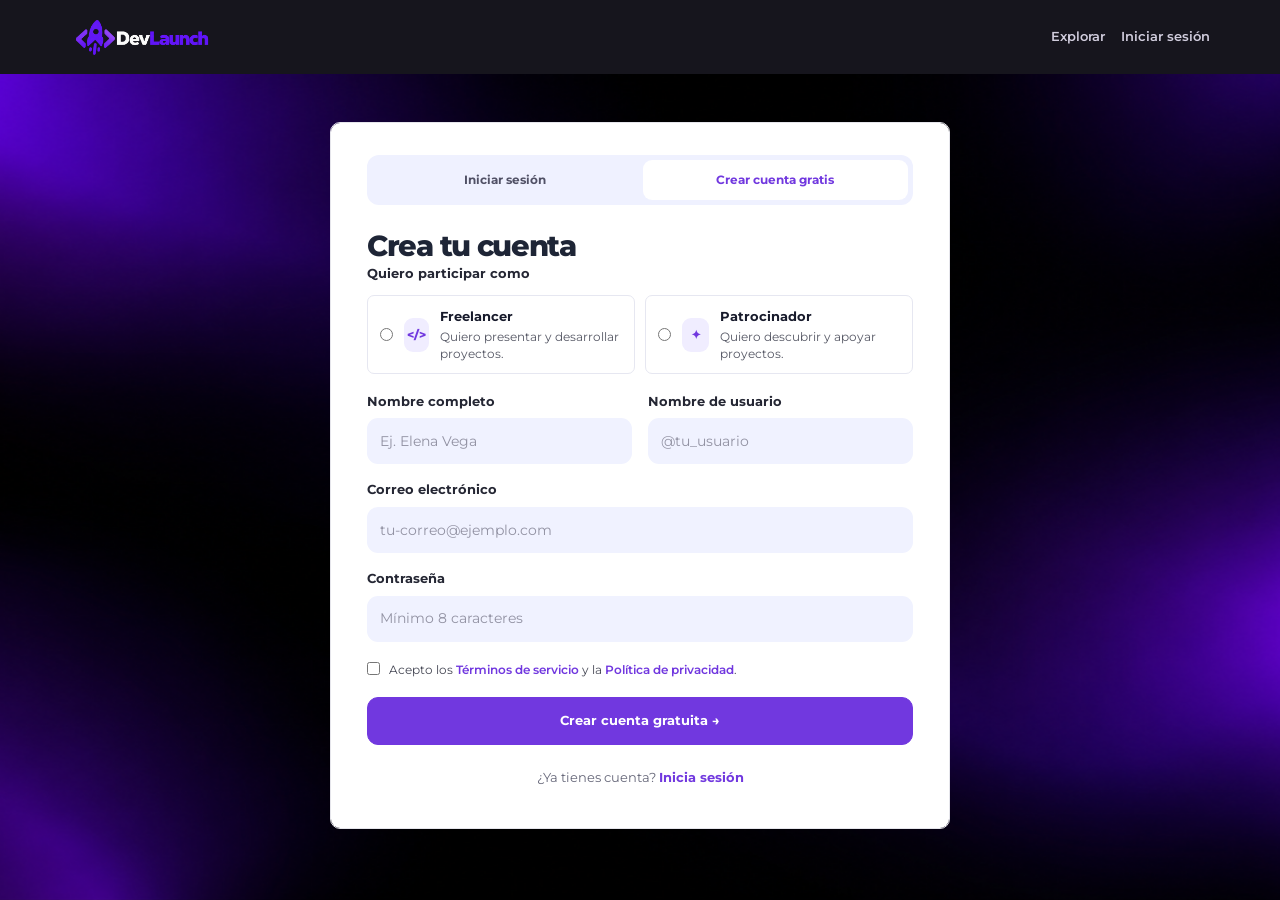
<file: registro.html>
<!DOCTYPE html>
<html lang="es">
<head>
    <meta charset="UTF-8">
    <meta name="viewport" content="width=device-width, initial-scale=1.0">
    <title>Crear cuenta | DevLaunch</title>
    <link rel="preconnect" href="https://fonts.googleapis.com">
    <link rel="preconnect" href="https://fonts.gstatic.com" crossorigin>
    <link href="https://fonts.googleapis.com/css2?family=Montserrat:wght@400;500;600;700;800&display=swap" rel="stylesheet">
    <link href="https://cdn.jsdelivr.net/npm/bootstrap@5.3.8/dist/css/bootstrap.min.css" rel="stylesheet">
    <link rel="stylesheet" href="css/comun.css">
    <link rel="stylesheet" href="css/registro.css">
</head>
<body class="pagina-acceso">
    <header class="encabezado-acceso"><nav class="container navbar" aria-label="Navegación principal"><a class="navbar-brand" href="index.html"><img src="img/Logo.png" alt="DevLaunch, inicio"></a><ul class="navbar-nav flex-row align-items-center gap-3"><li class="nav-item"><a class="nav-link" href="index.html">Explorar</a></li><li class="nav-item"><a class="nav-link" href="login.html">Iniciar sesión</a></li></ul></nav></header>
    <main class="principal-acceso container principal-registro">
        <section class="contenedor-acceso contenedor-inicio-sesion contenedor-registro row g-0">
            <section class="panel-formulario-acceso col-12">
                <section class="contenedor-formulario-acceso contenedor-formulario-registro">
                    <nav class="pestanas-acceso" aria-label="Acceso a cuenta"><a href="login.html">Iniciar sesión</a><a class="activo" href="registro.html" aria-current="page">Crear cuenta gratis</a></nav>
                    <h2>Crea tu cuenta</h2>
                    <form action="#" method="post">
                        <fieldset class="selector-rol" id="rol-freelancer"><legend>Quiero participar como</legend>
                            <label class="opcion-rol"><input type="radio" name="rol" value="freelancer" required><span class="icono-opcion-rol">&lt;/&gt;</span><span><strong>Freelancer</strong><small>Quiero presentar y desarrollar proyectos.</small></span></label>
                            <label class="opcion-rol" id="rol-patrocinador"><input type="radio" name="rol" value="patrocinador"><span class="icono-opcion-rol">✦</span><span><strong>Patrocinador</strong><small>Quiero descubrir y apoyar proyectos.</small></span></label>
                        </fieldset>
                        <section class="row g-3">
                            <article class="col-md-6"><label class="form-label" for="nombre">Nombre completo</label><input class="form-control campo-acceso" id="nombre" name="nombre" type="text" placeholder="Ej. Elena Vega" autocomplete="name" required></article>
                            <article class="col-md-6"><label class="form-label" for="usuario">Nombre de usuario</label><input class="form-control campo-acceso" id="usuario" name="usuario" type="text" placeholder="@tu_usuario" autocomplete="username" required></article>
                            <article class="col-12"><label class="form-label" for="correo">Correo electrónico</label><input class="form-control campo-acceso" id="correo" name="correo" type="email" placeholder="tu-correo@ejemplo.com" autocomplete="email" required></article>
                            <article class="col-12"><label class="form-label" for="contrasena">Contraseña</label><input class="form-control campo-acceso" id="contrasena" name="contrasena" type="password" placeholder="Mínimo 8 caracteres" minlength="8" autocomplete="new-password" required></article>
                        </section>
                        <label class="opcion-recordar opcion-terminos"><input type="checkbox" required> <span>Acepto los <a href="#terminos">Términos de servicio</a> y la <a href="#privacidad">Política de privacidad</a>.</span></label>
                        <button class="btn btn-primary btn-lg w-100 boton-enviar-acceso" type="submit">Crear cuenta gratuita <span aria-hidden="true">→</span></button>
                    </form>
                    <p class="enlace-alternar-acceso">¿Ya tienes cuenta? <a href="login.html">Inicia sesión</a></p>
                </section>
            </section>
        </section>
    </main>
</body>
</html>
</file>
<file: css/comun.css>
* {
    box-sizing: border-box;
}


body {
    margin: 0;
    color: #171a2b;
    font-family: 'Montserrat', Arial, sans-serif;
}
a {
    color: #7138df;
    text-decoration: none;
}
a:hover {
    color: #5723c2;
}
.navbar-brand {
    margin: 0;
}
.navbar-brand img {
    width: 164px;
    height: 48px;
    object-fit: contain;
    object-position: left center;
}
.btn-primary {
    background-color: #7138df;
    border-color: #7138df;
    font-weight: 700;
}
.btn-primary:hover,
.btn-primary:focus {
    background-color: #5f2acb;
    border-color: #5f2acb;
}
.btn-primary:active {
    background-color: #5723c2;
    border-color: #5723c2;
}

.encabezado-sitio {
    position: relative;
    z-index: 2;
    background: #111118;
    border-bottom: 1px solid rgba(255,255,255,.09);
}

.encabezado-sitio .navbar {
    min-height: 72px;
}

.encabezado-sitio .nav-link {
    color: #d1cddd;
    font-size: .83rem;
    font-weight: 600;
}

.encabezado-acceso .nav-link {
    color: #d1cddd;
    font-size: .83rem;
    font-weight: 600;
}

.encabezado-sitio .nav-link:hover {
    color: white;
}

.encabezado-acceso .nav-link:hover {
    color: white;
}

.sobretitulo {
    margin: 0 0 17px;
    color: #d4c7ff;
    font-size: .72rem;
    font-weight: 700;
    letter-spacing: .11em;
    text-transform: uppercase;
}

.sobretitulo-morado {
    color: #7138df;
}

.pie-sitio {
    padding: 24px 0;
    color: #aaa5b5;
    background: #111118;
    font-size: .7rem;
}

.pie-sitio .container {
    display: flex;
    align-items: center;
    justify-content: space-between;
    gap: 16px;
}

.pie-sitio img {
    width: 120px;
    height: 35px;
    object-fit: contain;
    object-position: left center;
}

.pie-sitio p {
    margin: 0;
}

.pie-sitio small {
    font-size: inherit;
}

.pagina-acceso {
    min-height: 100vh;
    background: #f4f5ff;
}

.encabezado-acceso {
    background: #16151d;
}

.encabezado-acceso .navbar {
    min-height: 64px;
}

.principal-acceso {
    padding-top: 34px;
    padding-bottom: 34px;
}

.contenedor-acceso {
    overflow: hidden;
    min-height: 0;
    border-radius: 17px;
    background: white;
}

.panel-formulario-acceso {
    display: flex;
    align-items: center;
    justify-content: center;
    padding: 36px;
    background: #fff;
}

.contenedor-formulario-acceso {
    width: 100%;
}

.pestanas-acceso {
    display: flex;
    gap: 5px;
    margin: 0 0 34px;
    padding: 5px;
    border-radius: 12px;
    background: #eff1ff;
}

.pestanas-acceso a {
    flex: 1;
    padding: 11px 8px;
    border-radius: 9px;
    color: #515166;
    text-align: center;
    font-size: .75rem;
    font-weight: 700;
}

.pestanas-acceso a.activo {
    color: #7138df;
    background: white;
}

.contenedor-formulario-acceso h2 {
    margin: 0;
    color: #1e2536;
    font-size: 1.8rem;
    font-weight: 800;
    letter-spacing: -.045em;
}

.opcion-recordar input {
    accent-color: #7138df;
}

.form-label {
    display: block;
    margin-bottom: 7px;
    color: #3c4051;
    font-size: .72rem;
    font-weight: 700;
}

.campo-acceso {
    min-height: 46px;
    border: 1px solid transparent;
    border-radius: 11px;
    background: #f0f2ff;
    color: #292c3c;
    font-size: .77rem;
}

.campo-acceso:focus {
    border-color: #b7a0f6;
    background: #f7f7ff;
}

.campo-acceso::placeholder {
    color: #9292a3;
}

.opcion-recordar {
    display: flex;
    align-items: flex-start;
    gap: 9px;
    margin: 15px 0 20px;
    color: #55566a;
    font-size: .7rem;
    line-height: 1.55;
}

.opcion-recordar input {
    flex: 0 0 auto;
    margin-top: 2px;
}

.boton-enviar-acceso {
    min-height: 48px;
    border-radius: 11px;
    font-size: .83rem;
}

.enlace-alternar-acceso {
    margin: 23px 0 8px;
    color: #666779;
    text-align: center;
    font-size: .72rem;
}

.enlace-alternar-acceso a {
    font-weight: 700;
}

.aviso-legal-acceso {
    margin: 0;
    color: #9694a3;
    text-align: center;
    font-size: .63rem;
    line-height: 1.6;
}

.aviso-legal-acceso a {
    color: #777386;
    text-decoration: underline;
}

.pagina-panel {
    min-height: 100vh;
    background: #f7f8fc;
}

.encabezado-panel {
    position: static;
    z-index: 5;
    top: 0;
    border-bottom: 1px solid #e9eaf1;
    background: #fff;
}

.barra-navegacion-panel {
    display: flex;
    min-height: 68px;
    align-items: center;
    justify-content: space-between;
    gap: 25px;
    padding-right: 30px;
    padding-left: 30px;
}

.usuario-panel {
    display: flex;
    align-items: center;
    gap: 9px;
    color: #424456;
    font-size: .71rem;
    font-weight: 700;
}

.avatar {
    display: grid;
    width: 34px;
    height: 34px;
    flex: 0 0 auto;
    place-items: center;
    border-radius: 50%;
    background: #e9e0ff;
    color: #6633c8;
    font-size: .63rem;
    font-weight: 800;
}

.distribucion-panel {
    display: grid;
    min-height: 700px;
    grid-template-columns: 235px 1fr;
}

.barra-lateral-panel {
    position: static;
    top: 68px;
    display: flex;
    height: 700px;
    flex-direction: column;
    padding: 29px 15px 18px;
    border-right: 1px solid #e9eaf1;
    background: #fff;
}

.barra-lateral-panel nav {
    display: grid;
    gap: 5px;
    margin-top: 12px;
}

.enlace-lateral {
    display: flex;
    align-items: center;
    gap: 11px;
    min-height: 42px;
    padding: 0 12px;
    border-radius: 9px;
    color: #696a7b;
    font-size: .7rem;
    font-weight: 600;
}

.enlace-lateral > span:first-child {
    width: 17px;
    color: #858597;
    font-size: 1rem;
    text-align: center;
}

.enlace-lateral:hover {
    color: #7138df;
    background: #f2efff;
}

.enlace-lateral.activo {
    color: #7138df;
    background: #f2efff;
}

.enlace-lateral.activo > span:first-child {
    color: #7138df;
}

.enlace-salida-lateral {
    margin-top: 15px;
}

.contenido-panel {
    width: 100%;
    max-width: 1430px;
    margin: 0 auto;
    padding: 34px 32px 20px;
}

.bienvenida-panel {
    display: flex;
    align-items: end;
    justify-content: space-between;
    gap: 15px;
    margin-bottom: 25px;
}

.bienvenida-panel h1 {
    margin: 0;
    font-size: 2rem;
    font-weight: 800;
    letter-spacing: -.055em;
}

.bienvenida-panel h1 span {
    color: #f2b73f;
    font-size: 1.2rem;
}

.bienvenida-panel .btn {
    flex: 0 0 auto;
    font-size: .72rem;
}

.encabezado-panel-seccion {
    display: flex;
    align-items: center;
    justify-content: space-between;
    gap: 12px;
}

.encabezado-panel-seccion h2 {
    margin: 0;
    color: #282b3d;
    font-size: .97rem;
    font-weight: 800;
    letter-spacing: -.025em;
}

.encabezado-panel-seccion p {
    margin: 5px 0 0;
    color: #898a99;
    font-size: .65rem;
}

.lista-etiquetas {
    display: flex;
    flex-wrap: wrap;
    gap: 5px;
    margin: 8px 0 0;
    padding: 0;
    list-style: none;
}

.lista-etiquetas li {
    padding: 4px 7px;
    border-radius: 5px;
    background: #eff1ff;
    color: #64677c;
    font-size: .54rem;
}

.avatar-verde {
    background: #e5f6f0;
    color: #268362;
}

.avatar-naranja {
    background: #fff0e4;
    color: #c66b27;
}

.ayuda-formulario {
    display: block;
    margin-top: 6px;
    color: #9394a2;
    font-size: .58rem;
}

.acciones-formulario {
    display: flex;
    justify-content: flex-end;
    gap: 9px;
    margin-top: 19px;
}

.acciones-formulario .btn {
    font-size: .67rem;
    font-weight: 700;
}

.pie-panel {
    display: flex;
    justify-content: space-between;
    padding: 22px 2px 0;
    color: #9b9baa;
    font-size: .59rem;
}

.pie-panel p {
    margin: 0;
}

.pie-panel a {
    font-weight: 700;
}

.etiqueta-demostracion {
    margin-left: auto;
    padding: 7px 10px;
    border: 1px solid #e8e1fb;
    border-radius: 20px;
    background: #f8f5ff;
    color: #7451bd;
    font-size: .58rem;
    font-weight: 700;
    white-space: nowrap;
}

.pagina-explorar {
    min-height: 100vh;
    background: #f7f8fc;
}

.ilustracion-nebula {
    background: #282148;
}

.orbita-ilustracion {
    position: relative;
    display: block;
    width: 115px;
    height: 62px;
    border: 1px solid rgba(184,153,255,.65);
    border-radius: 50%;
}

.leyenda-ilustracion {
    position: absolute;
    bottom: 13px;
    left: 14px;
    color: rgba(255,255,255,.72);
    font-family: monospace;
    font-size: .52rem;
    letter-spacing: .11em;
}

.datos-proyecto {
    display: flex;
    align-items: center;
    justify-content: space-between;
    gap: 7px;
    margin: 0 0 8px;
    color: #78798c;
    font-size: .5rem;
    font-weight: 700;
}

.datos-proyecto span:first-child {
    padding: 5px 8px;
    border-radius: 16px;
    background: #eee9ff;
    color: #6736ce;
}

.nota-demostracion {
    margin: 0 0 15px;
    color: #9293a1;
    font-size: .59rem;
}

.tarjeta-confianza {
    display: flex;
    gap: 10px;
    margin-top: 12px;
    padding: 14px;
    border: 1px solid #ddefe8;
    border-radius: 12px;
    background: #f5fcf9;
}

.tarjeta-confianza > span {
    display: grid;
    width: 23px;
    height: 23px;
    flex: 0 0 auto;
    place-items: center;
    border-radius: 50%;
    background: #ddf6eb;
    color: #16835f;
    font-size: .69rem;
    font-weight: 800;
}

.tarjeta-confianza strong {
    color: #325d4d;
    font-size: .63rem;
}

.tarjeta-confianza p {
    margin: 4px 0 0;
    color: #72877e;
    font-size: .57rem;
    line-height: 1.5;
}

.avatar-perfil {
    display: grid;
    width: 76px;
    height: 76px;
    flex: 0 0 auto;
    place-items: center;
    border: 4px solid #fff;
    border-radius: 50%;
    background: #7138df;
    color: #fff;
    font-size: 1.15rem;
    font-weight: 800;
}

.rol-perfil {
    margin: 0 0 6px;
    color: #7138df;
    font-size: .56rem;
    font-weight: 800;
    letter-spacing: .1em;
}
</file>
<file: css/index.css>
.pagina-inicio {
    background: #f7f8ff;
}

.portada-bienvenida {
    position: relative;
    overflow: hidden;
    padding: 76px 0 78px;
    color: #fff;
    background: #111118 url('../img/Fondo.png') center center/cover no-repeat;
}

.rejilla-bienvenida {
    position: relative;
    z-index: 1;
    margin-right: auto;
    margin-left: auto;
}

.texto-bienvenida {
    padding-right: 32px;
}

.texto-bienvenida h1 {
    max-width: 760px;
    margin: 0;
    font-size: 3.5rem;
    font-weight: 800;
    letter-spacing: -.065em;
    line-height: 1.08;
}

.texto-bienvenida h1 span {
    color: #b899ff;
}

.resumen-bienvenida {
    max-width: 650px;
    margin: 22px 0 33px;
    color: #cac5d4;
    font-size: 1.1rem;
    line-height: 1.75;
}

.enlace-inicio-sesion {
    margin: 19px 0 0;
    color: #c3bece;
    font-size: .8rem;
}

.enlace-inicio-sesion a {
    color: #c4a7ff;
    font-weight: 700;
}

.tarjeta-lanzamiento {
    padding: 17px;
    border-radius: 8px;
    background: #272338;
}
.valores-plataforma {
    padding: 32px 0 27px;
    border-bottom: 1px solid #e8e9f2;
    background: #fff;
}

.valores-plataforma > .container {
    margin-right: auto;
    margin-left: auto;
}

.elemento-valor {
    padding: 2px 27px;
    border-right: 1px solid #e8e9f2;
}

.elemento-valor:last-child {
    border-right: 0;
}

.elemento-valor strong {
    font-size: .9rem;
}

.elemento-valor p {
    margin: 7px 0 0;
    color: #77778b;
    font-size: .76rem;
    line-height: 1.6;
}

.seccion-funcionamiento {
    padding: 73px 0 80px;
    text-align: center;
    background: #f0f2ff;
}

.seccion-funcionamiento h2 {
    margin: 0;
    font-size: 2.2rem;
    font-weight: 800;
    letter-spacing: -.045em;
}

.pasos-funcionamiento {
    margin: 39px auto 29px;
    text-align: left;
}

.paso-funcionamiento {
    padding: 22px 24px;
    border: 1px solid #e4e6f5;
    border-radius: 16px;
    background: #fff;
}

.paso-funcionamiento > span {
    color: #7138df;
    font-size: .7rem;
    font-weight: 800;
    letter-spacing: .12em;
}

.paso-funcionamiento h3 {
    margin: 15px 0 8px;
    font-size: 1rem;
    font-weight: 700;
}

.paso-funcionamiento p {
    margin: 0;
    color: #77778b;
    font-size: .8rem;
    line-height: 1.7;
}

.tarjeta-lanzamiento-simple {
    display: flex;
    min-height: 330px;
    flex-direction: column;
    align-items: center;
    justify-content: center;
    padding: 38px;
    border: 1px solid rgba(255, 255, 255, .18);
    border-radius: 8px;
    background: #272338;
    text-align: center;
}
.tarjeta-lanzamiento-simple img {
    width: 280px;
    height: 100px;
    object-fit: contain;
}
.tarjeta-lanzamiento-simple p {
    max-width: 300px;
    margin: 22px 0 0;
    color: #e1dced;
    font-size: 1rem;
    line-height: 1.7;
}
</file>
<file: css/detalle-proyecto.css>
.principal-detalle {
    max-width: 1170px;
    padding-top: 25px;
    padding-bottom: 60px;
}

.ruta-navegacion {
    display: flex;
    gap: 9px;
    margin-bottom: 17px;
    color: #777887;
    font-size: .8rem;
}

.ruta-navegacion a {
    font-weight: 700;
}

.encabezado-detalle {
    padding: 22px 25px;
    border: 1px solid #eaebf1;
    border-radius: 14px;
    background: #fff;
}

.encabezado-detalle h1 {
    margin: 0;
    font-size: 2rem;
    font-weight: 800;
}

.encabezado-detalle > p:not(.datos-proyecto) {
    margin: 8px 0 15px;
    color: #5e6071;
    font-size: .95rem;
    line-height: 1.5;
}

.datos-creador {
    display: flex;
    align-items: center;
    gap: 9px;
    color: #424456;
    font-size: .85rem;
}

.datos-creador > span:nth-child(2) {
    flex: 1;
}

.datos-creador small {
    display: block;
    margin-top: 3px;
    color: #777887;
    font-size: .75rem;
}

.ilustracion-detalle {
    display: grid;
    height: 200px;
    margin-top: 16px;
    place-items: center;
    border-radius: 14px;
}

.ilustracion-detalle .orbita-ilustracion {
    width: 150px;
    height: 84px;
}

.pestanas-detalle {
    display: flex;
    gap: 22px;
    margin-top: 14px;
    border-bottom: 1px solid #e6e7ee;
}

.pestanas-detalle a {
    padding: 12px 2px 10px;
    color: #5e6071;
    font-size: .85rem;
    font-weight: 700;
}

.pestanas-detalle a.activo {
    border-bottom: 2px solid #7138df;
    color: #7138df;
}

.seccion-detalle {
    margin-top: 16px;
    padding: 22px 24px;
    border: 1px solid #eaebf1;
    border-radius: 14px;
    background: #fff;
}

.seccion-detalle h2 {
    margin: 0 0 12px;
    font-size: 1.15rem;
    font-weight: 800;
}

.seccion-detalle h3 {
    margin: 18px 0 7px;
    font-size: .95rem;
    font-weight: 800;
}

.seccion-detalle > p {
    margin: 0;
    color: #5e6071;
    font-size: .9rem;
    line-height: 1.6;
}

.hito-proyecto {
    display: flex;
    gap: 13px;
    padding-bottom: 15px;
}

.hito-proyecto:last-child {
    padding-bottom: 0;
}

.hito-proyecto > span {
    width: 10px;
    height: 10px;
    flex: 0 0 auto;
    margin-top: 5px;
    border: 2px solid #7138df;
    border-radius: 50%;
}

.hito-proyecto small {
    color: #7138df;
    font-size: .75rem;
    font-weight: 700;
}

.hito-proyecto h3 {
    margin: 3px 0 0;
    font-size: .95rem;
}

.lista-recursos {
    display: grid;
    gap: 9px;
    margin: 0;
    padding: 0;
    list-style: none;
}

.lista-recursos li {
    display: flex;
    align-items: center;
    gap: 10px;
    padding: 11px;
    border: 1px solid #eff0f4;
    border-radius: 9px;
}

.lista-recursos li > span:first-child {
    display: grid;
    width: 32px;
    height: 32px;
    flex: 0 0 auto;
    place-items: center;
    border-radius: 8px;
    background: #f0edff;
    color: #7138df;
}

.lista-recursos strong {
    flex: 1;
    font-size: .9rem;
}

.lista-recursos a {
    font-size: .85rem;
    font-weight: 700;
}

.tarjeta-patrocinio {
    padding: 21px;
    border: 1px solid #e9e7f1;
    border-radius: 14px;
    background: #fff;
}

.tarjeta-patrocinio h2 {
    margin: 0 0 18px;
    font-size: 1.2rem;
    font-weight: 800;
}

.resumen-meta {
    display: flex;
    align-items: baseline;
    gap: 6px;
    color: #5e6071;
    font-size: .9rem;
}

.resumen-meta strong {
    color: #171a2b;
    font-size: 1.6rem;
    font-weight: 800;
}

.progreso-meta {
    width: 100%;
    height: 9px;
    margin: 10px 0 5px;
    accent-color: #7138df;
}

.nota-meta {
    margin: 3px 0 16px;
    color: #5e6071;
    font-size: .8rem;
}

.tarjeta-patrocinio .btn {
    padding: 11px;
    font-size: .85rem;
    font-weight: 700;
}

.enlace-mensaje {
    display: block;
    margin-top: 12px;
    text-align: center;
    font-size: .85rem;
    font-weight: 700;
}

.tarjeta-formulario-propuesta {
    margin-top: 20px;
    padding: 22px 24px;
    border: 1px solid #e9eaf1;
    border-radius: 14px;
    background: #fff;
}

.tarjeta-formulario-propuesta header {
    margin-bottom: 17px;
}

.tarjeta-formulario-propuesta h2 {
    margin: 0;
    font-size: 1.2rem;
    font-weight: 800;
}

.tarjeta-formulario-propuesta .form-label {
    font-size: .85rem;
}

.tarjeta-formulario-propuesta .campo-acceso {
    border: 1px solid #e9eaf1;
    background: #fafaff;
    font-size: .9rem;
}

.tarjeta-formulario-propuesta textarea {
    resize: vertical;
}

.acciones-formulario .btn {
    font-size: .85rem;
}

.ayuda-formulario {
    font-size: .8rem;
}
</file>
<file: css/explorar.css>
.portada-explorar {
    padding: 48px 0 52px;
    color: #fff;
    background: #12111a url('../img/Fondo.png') center/cover no-repeat;
}

.portada-explorar .container {
    max-width: 1110px;
}

.portada-explorar h1 {
    max-width: 760px;
    margin: 0;
    font-size: 2.8rem;
    font-weight: 800;
    letter-spacing: -.06em;
    line-height: 1.12;
}

.portada-explorar > .container > p:not(.sobretitulo) {
    max-width: 620px;
    margin: 13px 0 23px;
    color: #c7c3d2;
    font-size: .87rem;
    line-height: 1.7;
}

.busqueda-explorar {
    display: flex;
    max-width: 650px;
    gap: 9px;
    padding: 6px;
    border-radius: 12px;
    background: #fff;
}

.busqueda-explorar input {
    flex: 1;
    min-width: 0;
    padding: 0 12px;
    border: 0;
    outline: 0;
    color: #171a2b;
    font: inherit;
    font-size: .73rem;
}

.busqueda-explorar button {
    padding: 11px 17px;
    border: 0;
    border-radius: 9px;
    background: #7138df;
    color: white;
    font: inherit;
    font-size: .68rem;
    font-weight: 700;
}

.contenido-explorar {
    max-width: 1240px;
    padding-top: 39px;
    padding-bottom: 65px;
}

.encabezado-explorar {
    display: flex;
    align-items: end;
    justify-content: space-between;
    gap: 15px;
    margin-bottom: 22px;
}

.encabezado-explorar .sobretitulo {
    margin-bottom: 6px;
    font-size: .6rem;
}

.encabezado-explorar h2 {
    margin: 0;
    font-size: 1.7rem;
    font-weight: 800;
    letter-spacing: -.045em;
}

.encabezado-explorar p:not(.sobretitulo) {
    margin: 6px 0 0;
    color: #808192;
    font-size: .7rem;
}

.tarjeta-proyecto {
    overflow: hidden;
    height: 100%;
    border: 1px solid #e9eaf1;
    border-radius: 14px;
    background: #fff;
}

.ilustracion-proyecto {
    position: relative;
    display: grid;
    height: 164px;
    overflow: hidden;
    place-items: center;
    text-decoration: none;
}

.ilustracion-opentask {
    background-color: #f4f1ff;
}

.ventana-ilustracion {
    display: grid;
    width: 68%;
    min-height: 94px;
    align-content: start;
    gap: 9px;
    padding: 13px;
    border: 5px solid #f5f4f0;
    border-radius: 8px;
    background: #fff;
}

.ventana-ilustracion i {
    display: inline-block;
    width: 6px;
    height: 6px;
    margin-right: 4px;
    border-radius: 50%;
    background: #8060d7;
}

.ventana-ilustracion b {
    color: #666;
    font-size: .52rem;
}

.ilustracion-pixel {
    background-color: #282148;
}

.marco-pixel {
    color: #a894ff;
    font-size: 2.3rem;
    line-height: .8;
    text-align: center;
    text-shadow: 0 0 25px #8c63ff;
}

.marco-pixel small {
    font-family: monospace;
    font-size: .55rem;
    font-weight: 800;
    letter-spacing: .23em;
    line-height: 1.3;
}

.contenido-proyecto {
    padding: 14px;
}

.contenido-proyecto h3 {
    margin: 0 0 7px;
    font-size: .94rem;
    font-weight: 800;
}

.contenido-proyecto h3 a {
    color: #25283a;
}

.contenido-proyecto > p:not(.datos-proyecto) {
    min-height: 48px;
    margin: 0;
    color: #77788a;
    font-size: .63rem;
    line-height: 1.6;
}

.contenido-proyecto .lista-etiquetas {
    min-height: 23px;
    margin: 10px 0 12px;
}

.pie-proyecto {
    display: flex;
    flex-wrap: wrap;
    justify-content: space-between;
    gap: 6px;
    padding: 10px 0;
    border-top: 1px solid #eff0f5;
    color: #77788a;
    font-size: .55rem;
}

.pie-proyecto strong {
    color: #36394b;
    font-size: .63rem;
}

.pie-proyecto small {
    color: #9293a1;
    font-size: .52rem;
    font-weight: 500;
}

.enlace-proyecto {
    display: flex;
    justify-content: space-between;
    padding: 10px 12px;
    border-radius: 8px;
    background: #f0edff;
    color: #6534ce;
    font-size: .64rem;
    font-weight: 700;
}

.enlace-proyecto:hover {
    background: #e8e0ff;
}

.catalogo-proyectos {
    margin-top: 8px;
}
.tarjeta-proyecto {
    border-radius: 10px;
}
.ilustracion-proyecto {
    height: 205px;
}
.contenido-proyecto {
    padding: 19px;
}
.datos-proyecto {
    font-size: .68rem;
}
.contenido-proyecto h3 {
    font-size: 1.2rem;
}
.contenido-proyecto > p:not(.datos-proyecto) {
    min-height: 72px;
    color: #454754;
    font-size: .86rem;
    line-height: 1.65;
}
.contenido-proyecto .lista-etiquetas li {
    padding: 5px 9px;
    font-size: .72rem;
}
.pie-proyecto {
    color: #4d4f5b;
    font-size: .72rem;
}
.pie-proyecto strong {
    color: #242633;
    font-size: .82rem;
}
.pie-proyecto small {
    font-size: .68rem;
}
.enlace-proyecto {
    padding: 12px 14px;
    font-size: .82rem;
}
</file>
<file: css/login.css>
.pagina-acceso {
    background: #17131f url('../img/Fondo.png') center top/cover fixed no-repeat;
}
.selector-rol-acceso {
    display: flex;
    flex-wrap: wrap;
    gap: 8px;
    margin: 0 0 18px;
    padding: 0;
    border: 0;
}

.selector-rol-acceso legend {
    width: 100%;
    margin-bottom: 2px;
    color: #3e4152;
    font-size: .72rem;
    font-weight: 700;
}

.selector-rol-acceso label {
    display: flex;
    align-items: center;
    gap: 7px;
    padding: 9px 13px;
    border: 1px solid #e5e6f1;
    border-radius: 9px;
    color: #57596a;
    font-size: .7rem;
    font-weight: 600;
}

.selector-rol-acceso input {
    accent-color: #7138df;
}

.etiqueta-contrasena {
    display: flex;
    align-items: center;
    justify-content: space-between;
    margin-top: 15px;
}

.etiqueta-contrasena a {
    margin-bottom: 7px;
    font-size: .68rem;
    font-weight: 600;
}

.contenedor-inicio-sesion {
    width: 100%;
    max-width: 520px;
    min-height: 0;
    margin: 40px auto;
    border: 1px solid #e5e5eb;
    border-radius: 10px;
}
.contenedor-inicio-sesion .panel-formulario-acceso {
    padding: 36px;
}
.contenedor-inicio-sesion .pestanas-acceso {
    margin-bottom: 25px;
}
.contenedor-inicio-sesion .contenedor-formulario-acceso h2 {
    color: #171a2b;
    font-size: 1.65rem;
    letter-spacing: -.025em;
}
.contenedor-inicio-sesion .introduccion-acceso {
    display: none;
}
.contenedor-inicio-sesion .boton-enviar-acceso {
}
</file>
<file: css/mensajes.css>
.pagina-mensajes .barra-navegacion-panel .nav-link {
    color: #6f7082;
    font-size: .67rem;
    font-weight: 700;
}

.pagina-mensajes {
    background: #17131f url('../img/Fondo.png') center top/cover fixed no-repeat;
}

.principal-mensajes {
    max-width: 1150px;
    padding-top: 32px;
    padding-bottom: 50px;
}

.titulo-mensajes {
    display: flex;
    align-items: end;
    justify-content: space-between;
    gap: 15px;
    margin-bottom: 19px;
    padding: 22px 24px;
    border-radius: 12px;
    background: #fff;
}

.titulo-mensajes .sobretitulo {
    margin-bottom: 5px;
    font-size: .59rem;
}

.titulo-mensajes h1 {
    margin: 0;
    font-size: 1.8rem;
    font-weight: 800;
    letter-spacing: -.05em;
}

.titulo-mensajes p:not(.sobretitulo) {
    margin: 5px 0 0;
    color: #858596;
    font-size: .66rem;
}

.contenedor-mensajes {
    display: grid;
    min-height: 620px;
    grid-template-columns: 300px 1fr;
    overflow: hidden;
    border: 1px solid #e7e8ef;
    border-radius: 14px;
    background: white;
}

.panel-bandeja {
    border-right: 1px solid #ebecf2;
}

.panel-bandeja > header {
    padding: 17px;
    border-bottom: 1px solid #ebecf2;
}

.panel-bandeja h2 {
    margin: 0 0 11px;
    font-size: .77rem;
    font-weight: 800;
}

.panel-bandeja .campo-acceso {
    min-height: 37px;
    border: 1px solid #e9eaf1;
    font-size: .62rem;
}

.lista-bandeja {
    display: grid;
}

.contacto-bandeja {
    display: flex;
    align-items: center;
    gap: 9px;
    padding: 14px 12px;
    border-bottom: 1px solid #f0f0f5;
    color: #454759;
}

.contacto-bandeja.activo {
    background: #f7f4ff;
}

.contacto-bandeja > span:nth-child(2) {
    display: grid;
    min-width: 0;
    flex: 1;
    gap: 4px;
}

.contacto-bandeja strong {
    font-size: .62rem;
}

.contacto-bandeja small {
    overflow: hidden;
    color: #898a9a;
    font-size: .54rem;
    text-overflow: ellipsis;
    white-space: nowrap;
}

.contacto-bandeja time {
    align-self: flex-start;
    color: #a1a1ae;
    font-size: .5rem;
}

.panel-conversacion {
    display: flex;
    min-width: 0;
    flex-direction: column;
}

.encabezado-conversacion {
    display: flex;
    align-items: center;
    gap: 10px;
    padding: 14px 18px;
    border-bottom: 1px solid #ebecf2;
}

.encabezado-conversacion > section {
    display: grid;
    flex: 1;
    gap: 4px;
}

.encabezado-conversacion strong {
    font-size: .67rem;
}

.encabezado-conversacion small {
    color: #218965;
    font-size: .55rem;
}

.encabezado-conversacion > a {
    font-size: .58rem;
    font-weight: 700;
}

.contexto-conversacion {
    display: flex;
    align-items: center;
    gap: 10px;
    margin: 13px 18px 0;
    padding: 9px 12px;
    border: 1px solid #e9e5f3;
    border-radius: 9px;
    background: #faf9ff;
}

.contexto-conversacion > span {
    color: #89899a;
    font-size: .54rem;
}

.contexto-conversacion a {
    display: flex;
    flex: 1;
    align-items: center;
    justify-content: space-between;
    gap: 8px;
    color: #4e5062;
    font-size: .58rem;
}

.contexto-conversacion small {
    color: #88899a;
    font-size: .53rem;
}

.historial-mensajes {
    display: flex;
    flex: 1;
    flex-direction: column;
    gap: 12px;
    padding: 17px 20px;
}

.fecha-mensajes {
    margin: 0 0 2px;
    color: #a2a2ae;
    font-size: .49rem;
    font-weight: 800;
    letter-spacing: .12em;
    text-align: center;
}

.mensaje-chat {
    max-width: 76%;
    padding: 10px 12px 7px;
    border-radius: 12px;
}

.mensaje-chat p {
    margin: 0;
    font-size: .61rem;
    line-height: 1.65;
}

.mensaje-chat time {
    display: block;
    margin-top: 5px;
    color: #999aa7;
    font-size: .49rem;
    text-align: right;
}

.mensaje-chat.recibido {
    align-self: flex-start;
    border: 1px solid #ededf3;
    border-bottom-left-radius: 3px;
    background: #fafafd;
    color: #555769;
}

.mensaje-chat.enviado {
    align-self: flex-end;
    border-bottom-right-radius: 3px;
    background: #f0eaff;
    color: #49415d;
}

.formulario-mensaje {
    display: flex;
    align-items: end;
    gap: 10px;
    margin: 0 17px 17px;
    padding: 8px;
    border: 1px solid #e6e7ee;
    border-radius: 11px;
}

.formulario-mensaje textarea {
    min-width: 0;
    flex: 1;
    resize: vertical;
    border: 0;
    outline: 0;
    color: #46485a;
    font: inherit;
    font-size: .62rem;
}

.formulario-mensaje button {
    padding: 9px 13px;
    border: 0;
    border-radius: 8px;
    background: #7138df;
    color: #fff;
    font: inherit;
    font-size: .6rem;
    font-weight: 700;
}

.aviso-mensajes {
    margin: 11px 2px 0;
    color: #9a9aa7;
    font-size: .55rem;
}
.pagina-mensajes .encabezado-panel {
    border-bottom-color: #292730;
    background: #111118;
}

.pagina-mensajes .encabezado-panel .nav-link,
.pagina-mensajes .encabezado-panel .usuario-panel {
    color: #fff;
}

.pagina-mensajes .encabezado-panel .nav-link:hover,
.pagina-mensajes .encabezado-panel .usuario-panel:hover {
    color: #d8caff;
}
</file>
<file: css/mi-perfil.css>
.encabezado-panel {
    border-bottom: 1px solid #292730;
    background: #111118;
}

.encabezado-panel .usuario-panel {
    color: #fff;
}

.distribucion-panel {
    display: grid;
    min-height: 700px;
    grid-template-columns: 235px 1fr;
    gap: 22px;
    padding: 22px;
}

.barra-lateral-panel.barra-lateral-cuenta {
    height: 640px;
    padding: 24px 15px 18px;
    border: 1px solid #e9e4f1;
    border-radius: 16px;
    background: #fff;
}

.contenido-cuenta {
    max-width: 1260px;
    padding-top: 22px;
}

.pagina-cuenta {
    background: #17131f url('../img/Fondo.png') center top/cover fixed no-repeat;
}

.barra-lateral-cuenta .enlace-lateral {
    min-height: 46px;
    color: #242633;
    font-size: .88rem;
    font-weight: 600;
}

.barra-lateral-cuenta .enlace-lateral.activo {
    color: #7138df;
}

.barra-lateral-cuenta .enlace-salida-lateral {
    margin-top: auto;
    color: #383a47;
}

.contenido-cuenta .bienvenida-panel {
    margin-bottom: 34px;
    padding: 22px 24px;
    border-radius: 12px;
    background: #fff;
}

.contenido-cuenta .bienvenida-panel h1 {
    color: #171a2b;
    font-size: 2.2rem;
}

.contenido-cuenta .bienvenida-panel p {
    color: #454754;
    font-size: .95rem;
}

.tarjeta-perfil-cuenta {
    display: flex;
    align-items: center;
    gap: 17px;
    padding: 24px;
    border: 1px solid #e8e4f3;
    border-left: 4px solid #7138df;
    border-radius: 12px;
    background: #fff;
}

.tarjeta-perfil-cuenta > section {
    flex: 1;
}

.tarjeta-perfil-cuenta .rol-perfil {
    margin-bottom: 5px;
}

.tarjeta-perfil-cuenta h2 {
    margin: 0;
    color: #171a2b;
    font-size: 1.8rem;
    font-weight: 800;
}
</file>
<file: css/proyectos.css>
.estado-proyecto span {
    display: inline-block;
    width: 8px;
    height: 8px;
    margin-right: 7px;
    border-radius: 50%;
    background: #54dfae;
}

.pagina-proyectos {
    background: #17131f url('../img/Fondo.png') center top/cover fixed no-repeat;
}

.busqueda-panel {
    display: flex;
    width: 360px;
    align-items: center;
    padding: 0 12px;
    border: 1px solid #e9eaf2;
    border-radius: 10px;
    background: #f8f8fc;
}

.busqueda-panel input {
    width: 100%;
    min-height: 37px;
    border: 0;
    outline: 0;
    background: transparent;
    font: inherit;
    font-size: .7rem;
}

.busqueda-panel button {
    border: 0;
    background: transparent;
    color: #757487;
    font-size: 1.2rem;
}

.barra-lateral-proyectos .etiqueta-lateral {
    margin: 8px 0 7px;
    padding: 0 12px;
    color: #888998;
    font-size: .68rem;
    font-weight: 700;
    letter-spacing: .04em;
}

.navegacion-proyectos-lateral .enlace-lateral {
    min-height: 38px;
    padding-left: 24px;
    color: #646675;
    font-size: .8rem;
}

.barra-lateral-proyectos .etiqueta-lateral.etiqueta-lateral-principal {
    margin-top: 28px;
    color: #7138df;
    font-size: .72rem;
}

.barra-lateral-panel .navegacion-principal-lateral {
    gap: 7px;
    margin-top: 0;
}

.navegacion-principal-lateral .enlace-lateral {
    min-height: 44px;
    padding-left: 12px;
    background: #f4f1fa;
    color: #282b3d;
    font-size: .88rem;
    font-weight: 700;
}

.navegacion-principal-lateral .enlace-lateral:hover {
    background: #ebe5f7;
    color: #5723c2;
}

.enlace-inicio-lateral {
    min-height: 44px;
    margin-top: auto;
    border-top: 1px solid #e8e9f2;
    border-radius: 0;
    color: #4a4c59;
    font-size: .82rem;
}

.bienvenida-panel .sobretitulo {
    margin-bottom: 7px;
    font-size: .62rem;
}

.bienvenida-panel p:not(.sobretitulo) {
    margin: 7px 0 0;
    color: #808092;
    font-size: .75rem;
}

.tarjeta-panel {
    border: 1px solid #ebecf2;
    border-radius: 14px;
    background: #fff;
}

.panel-proyectos {
    margin-top: 19px;
    padding: 20px 22px 4px;
}

.enlace-texto {
    font-size: .66rem;
    font-weight: 700;
}

.fila-proyecto {
    display: grid;
    grid-template-columns: 44px 1fr 155px auto;
    align-items: center;
    gap: 15px;
    padding: 19px 0;
    border-bottom: 1px solid #eff0f4;
}

.fila-proyecto:last-child {
    border-bottom: 0;
}

.simbolo-proyecto {
    display: grid;
    width: 42px;
    height: 42px;
    place-items: center;
    border-radius: 12px;
    background: #eaf7f3;
    color: #198665;
    font-family: monospace;
    font-size: .81rem;
    font-weight: 700;
}

.simbolo-proyecto-morado {
    background: #f0eaff;
    color: #7541d6;
}

.estado-proyecto {
    margin: 0 0 4px;
    color: #168362;
    font-size: .53rem;
    font-weight: 800;
    letter-spacing: .06em;
}

.estado-proyecto span {
    width: 6px;
    height: 6px;
    margin-right: 4px;
}

.estado-proyecto.estado-borrador {
    color: #a27a25;
}

.estado-proyecto.estado-borrador span {
    background: #f0bf4d;
}

.informacion-proyecto h3 {
    margin: 0 0 5px;
    color: #292c3e;
    font-size: .83rem;
    font-weight: 800;
}

.informacion-proyecto > p:not(.estado-proyecto) {
    max-width: 530px;
    margin: 0;
    color: #858697;
    font-size: .63rem;
    line-height: 1.5;
}

.actividad-proyecto {
    display: grid;
    gap: 5px;
    color: #898a99;
    font-size: .56rem;
}

.actividad-proyecto strong {
    color: #323548;
    font-size: .79rem;
}

.actividad-proyecto strong small {
    color: #898a99;
    font-size: .61rem;
    font-weight: 500;
}

.actividad-proyecto progress {
    width: 100%;
    height: 6px;
    overflow: hidden;
    border: 0;
    border-radius: 10px;
    background: #ececf5;
}

.actividad-proyecto progress::-webkit-progress-bar {
    border-radius: 10px;
    background: #ececf5;
}

.actividad-proyecto progress::-webkit-progress-value {
    border-radius: 10px;
    background: #7138df;
}

.actividad-proyecto progress::-moz-progress-bar {
    border-radius: 10px;
    background: #7138df;
}

.acciones-proyecto {
    display: flex;
    flex-direction: column;
    align-items: flex-end;
    gap: 6px;
}

.acciones-proyecto a {
    color: #77788b;
    font-size: .59rem;
    font-weight: 600;
}

.acciones-proyecto a:first-child {
    color: #7138df;
}

.seccion-inferior-panel {
    margin-top: 17px;
}

.panel-inferior {
    height: 100%;
    padding: 18px;
}

.etiqueta-panel {
    padding: 6px 9px;
    border-radius: 20px;
    background: #f1ecff;
    color: #6d37d6;
    font-size: .56rem;
    font-weight: 700;
}

.propuesta-recibida {
    display: flex;
    align-items: center;
    gap: 10px;
    padding: 14px 0 0;
}

.persona-interesada {
    display: flex;
    align-items: center;
    gap: 10px;
    padding: 14px 0 0;
}

.propuesta-recibida + .propuesta-recibida {
    margin-top: 12px;
    border-top: 1px solid #f0f0f5;
}

.persona-interesada + .persona-interesada {
    margin-top: 12px;
    border-top: 1px solid #f0f0f5;
}

.avatar-pequeno {
    width: 32px;
    height: 32px;
    font-size: .57rem;
}

.propuesta-recibida section {
    flex: 1;
}

.persona-interesada section {
    flex: 1;
}

.propuesta-recibida strong {
    color: #45475a;
    font-size: .65rem;
}

.persona-interesada strong {
    color: #45475a;
    font-size: .65rem;
}

.propuesta-recibida p {
    margin: 4px 0 2px;
    color: #848596;
    font-size: .59rem;
}

.persona-interesada p {
    margin: 4px 0 2px;
    color: #848596;
    font-size: .59rem;
}

.propuesta-recibida small {
    color: #a0a0ac;
    font-size: .55rem;
}

.propuesta-recibida > a {
    font-size: .63rem;
    font-weight: 700;
}

.persona-interesada > a {
    font-size: .63rem;
    font-weight: 700;
}

.panel-formulario-proyecto {
    margin-top: 18px;
    padding: 22px;
}

.panel-formulario-proyecto .encabezado-panel-seccion {
    margin-bottom: 20px;
}

.panel-formulario-proyecto .encabezado-panel-seccion .sobretitulo {
    margin-bottom: 6px;
    font-size: .59rem;
}

.formulario-proyecto .campo-acceso {
    min-height: 43px;
    border: 1px solid #e9eaf2;
    background: #f9f9fd;
    font-size: .7rem;
}

.formulario-proyecto textarea.campo-acceso {
    min-height: 100px;
    resize: vertical;
}

.campo-archivos {
    padding: 7px 10px;
}

.bienvenida-proyectos {
    align-items: center;
    margin-bottom: 28px;
    padding: 22px 24px;
    border-radius: 12px;
    background: #fff;
}
.bienvenida-proyectos h1 {
    color: #171a2b;
    font-size: 2rem;
}
.bienvenida-proyectos p {
    color: #555764;
    font-size: .95rem;
}
.panel-proyectos {
    margin-top: 0;
    padding: 10px 24px;
    border: 0;
    border-radius: 12px;
    background: #fff;
}
.fila-proyecto {
    grid-template-columns: 54px 1fr 145px auto;
    gap: 22px;
    padding: 25px 0;
    border-bottom-color: #dedbe7;
}
.simbolo-proyecto {
    width: 48px;
    height: 48px;
    border-radius: 50%;
    font-family: Arial, sans-serif;
    font-size: 1.15rem;
}
.estado-proyecto {
    margin-bottom: 8px;
    font-size: .72rem;
    letter-spacing: 0;
    text-transform: none;
}
.informacion-proyecto h3 {
    color: #171a2b;
    font-size: 1.3rem;
}
.informacion-proyecto > p:not(.estado-proyecto) {
    color: #454754;
    font-size: .92rem;
    line-height: 1.65;
}
.actividad-proyecto {
    color: #555764;
    font-size: .78rem;
}
.actividad-proyecto strong {
    color: #171a2b;
    font-size: 1rem;
}
.acciones-proyecto {
    align-items: flex-start;
}
.acciones-proyecto a {
    font-size: .85rem;
}
.encabezado-panel {
    border-bottom: 1px solid #292730;
    background: #111118;
}

.encabezado-panel .usuario-panel {
    color: #fff;
}

.distribucion-panel {
    display: grid;
    min-height: 700px;
    grid-template-columns: 235px 1fr;
    gap: 22px;
    padding: 22px;
}

.barra-lateral-panel.barra-lateral-proyectos {
    height: 640px;
    padding: 24px 15px 18px;
    border: 1px solid #e9e4f1;
    border-radius: 16px;
    background: #fff;
}

.barra-lateral-proyectos .enlace-inicio-lateral {
    border-top: 0;
    border-radius: 9px;
}
</file>
<file: css/recuperar.css>
.introduccion-acceso {
    margin: 9px 0 25px;
    color: #77778b;
    font-size: .84rem;
    line-height: 1.65;
}

.principal-recuperacion {
    display: grid;
    min-height: 700px;
    place-items: center;
    padding-top: 32px;
    padding-bottom: 32px;
}

.tarjeta-recuperacion {
    width: 100%;
    max-width: 480px;
    padding: 32px;
    border: 1px solid rgba(232,233,242,.8);
    border-radius: 17px;
    background: #fff;
}

.enlace-regreso-recuperacion {
    display: inline-block;
    margin-bottom: 35px;
    color: #79798b;
    font-size: .69rem;
    font-weight: 700;
}

.tarjeta-recuperacion .sobretitulo {
    margin-bottom: 8px;
}

.tarjeta-recuperacion h1 {
    margin: 0;
    color: #1e2536;
    font-size: 1.8rem;
    font-weight: 800;
    letter-spacing: -.05em;
}

.tarjeta-recuperacion .introduccion-acceso {
    margin: 11px 0 23px;
}

.tarjeta-recuperacion .boton-enviar-acceso {
    margin-top: 18px;
}

.nota-recuperacion {
    margin-top: 20px;
}
</file>
<file: css/registro.css>
.pagina-acceso {
    background: #17131f url('../img/Fondo.png') center top/cover fixed no-repeat;
}
.principal-registro {
    padding-top: 24px;
}
.contenedor-registro {
    width: 100%;
    max-width: 620px;
    margin: 24px auto;
    border: 1px solid #e5e5eb;
    border-radius: 10px;
}
.contenedor-registro .panel-formulario-acceso {
    padding: 32px 36px;
}
.contenedor-formulario-registro {
    width: 100%;
}
.contenedor-registro .pestanas-acceso {
    margin-bottom: 24px;
}
.selector-rol {
    display: flex;
    flex-wrap: wrap;
    gap: 10px;
    margin: 0 0 18px;
    padding: 0;
    border: 0;
}
.selector-rol legend {
    width: 100%;
    margin-bottom: 2px;
    color: #242633;
    font-size: .82rem;
    font-weight: 700;
}
.opcion-rol {
    display: flex;
    flex: 1 1 190px;
    align-items: center;
    gap: 11px;
    min-height: 64px;
    padding: 10px 12px;
    border: 1px solid #e6e7f1;
    border-radius: 7px;
    background: #fff;
    cursor: pointer;
}
.opcion-rol input {
    margin: 0;
    accent-color: #7138df;
}
.icono-opcion-rol {
    display: grid;
    width: 34px;
    height: 34px;
    place-items: center;
    border-radius: 9px;
    background: #f0edff;
    color: #7138df;
    font-size: .75rem;
    font-weight: 800;
}
.opcion-rol strong,
.opcion-rol small {
    display: block;
}
.opcion-rol strong {
    font-size: .84rem;
}
.opcion-rol small {
    margin-top: 3px;
    color: #555764;
    font-size: .72rem;
    line-height: 1.45;
}
.contenedor-registro .campo-acceso {
    min-height: 46px;
    font-size: .88rem;
}
.contenedor-registro .form-label {
    color: #242633;
    font-size: .82rem;
}
.contenedor-registro .opcion-terminos {
    margin: 18px 0;
    color: #454754;
    font-size: .78rem;
}
.contenedor-registro .opcion-terminos a {
    font-weight: 600;
}
.contenedor-registro .enlace-alternar-acceso {
    font-size: .82rem;
}
</file>
